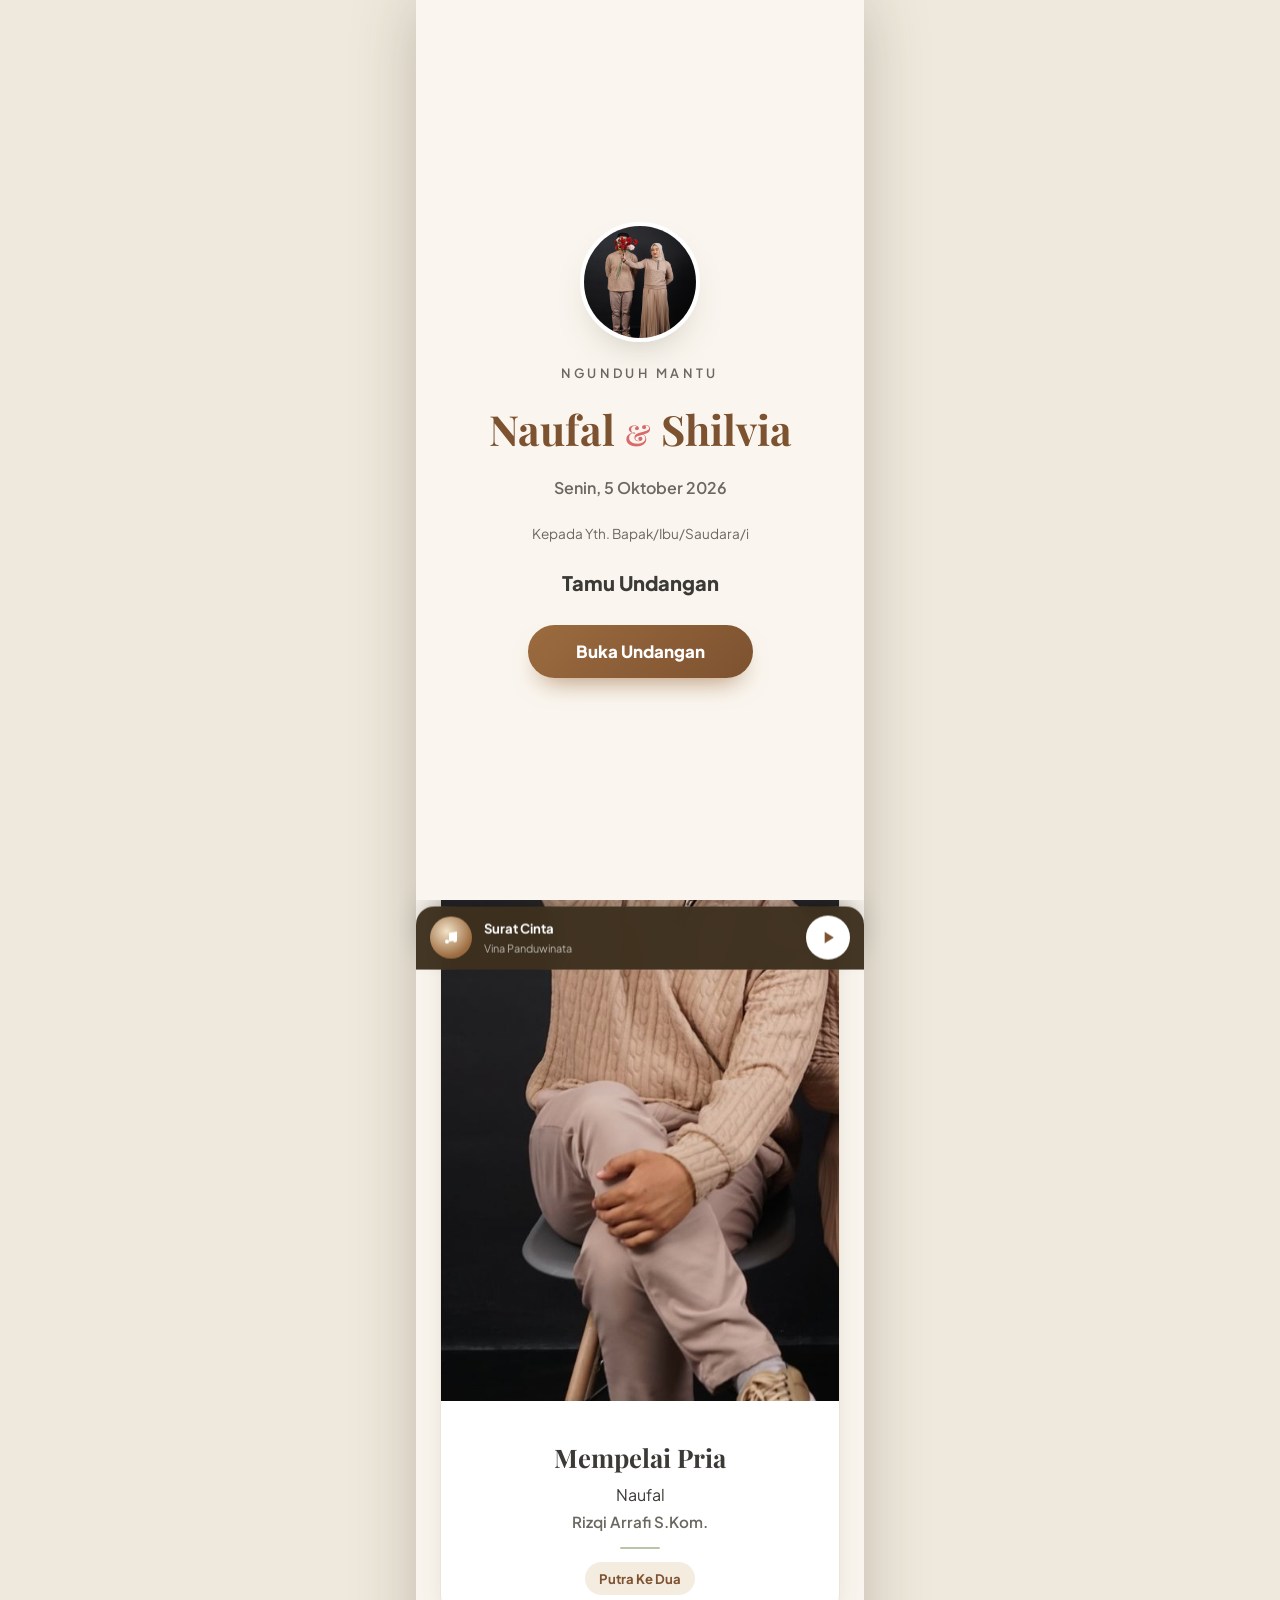
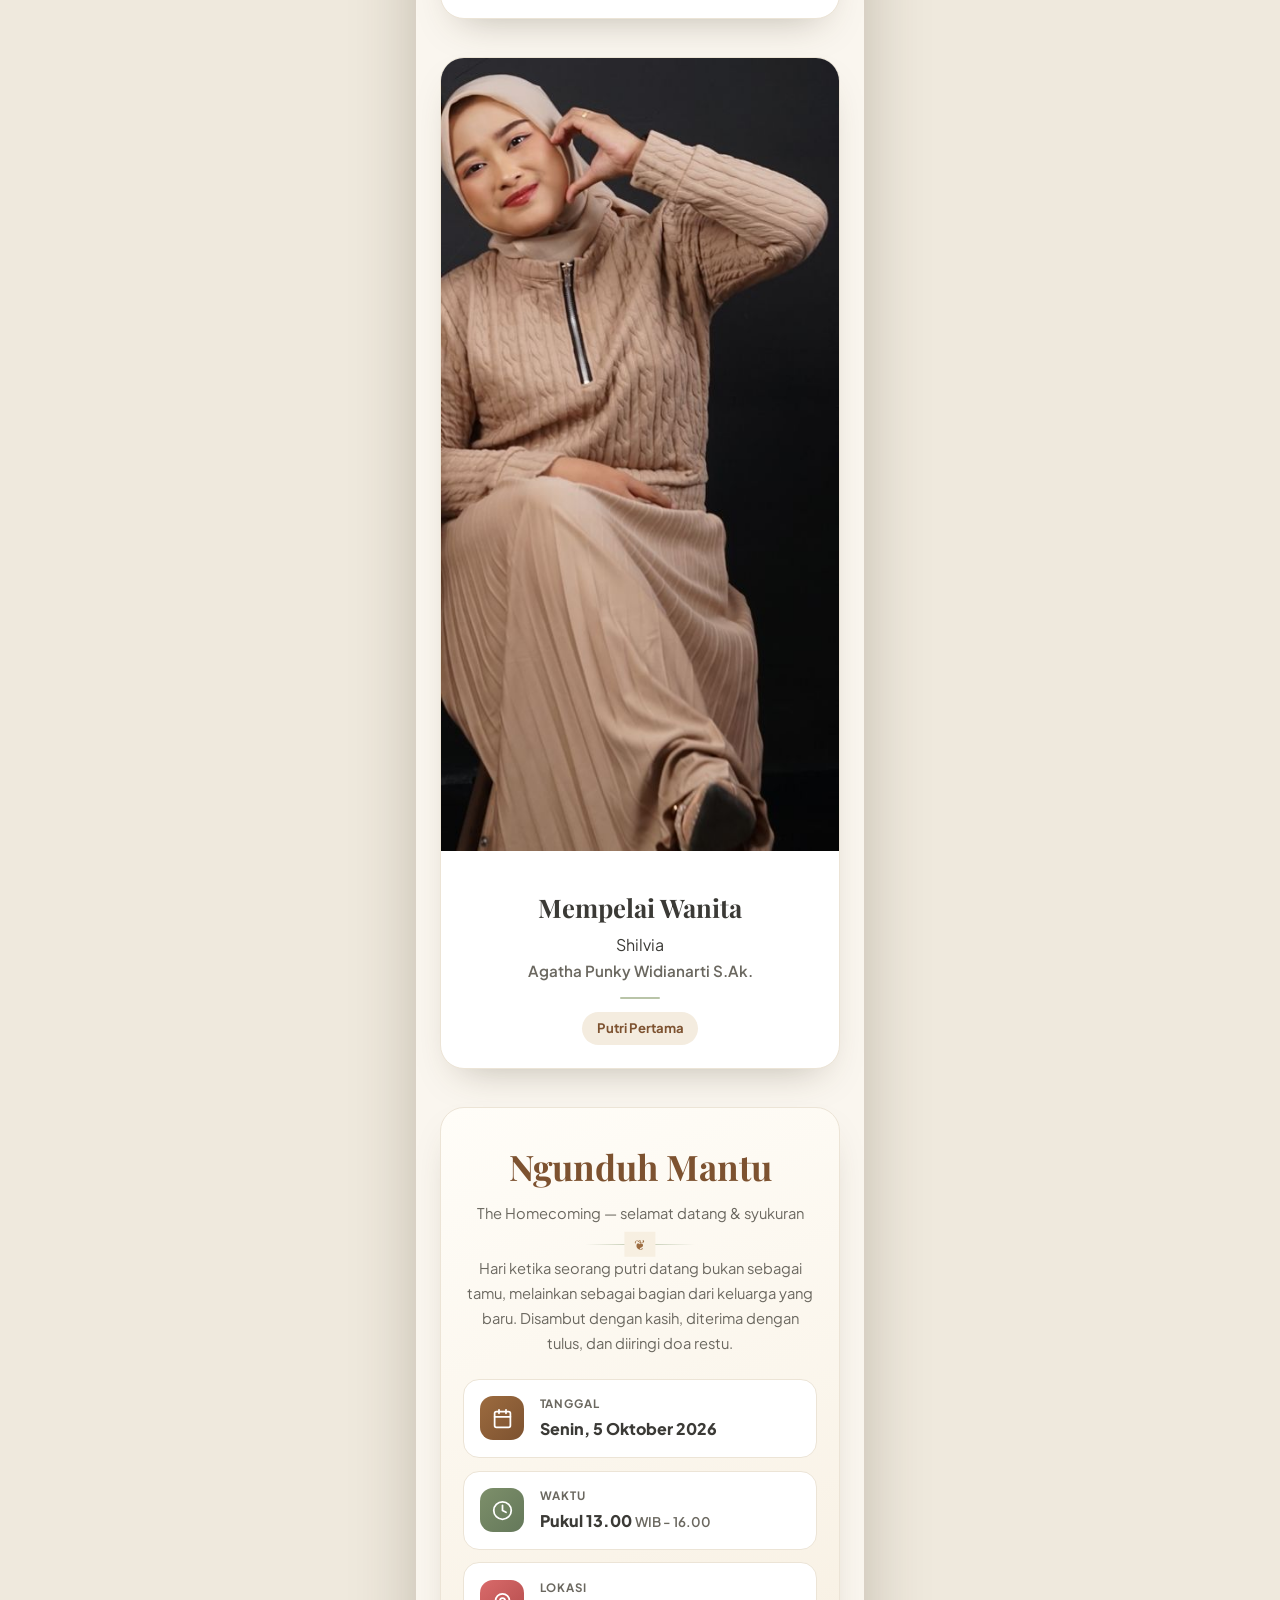
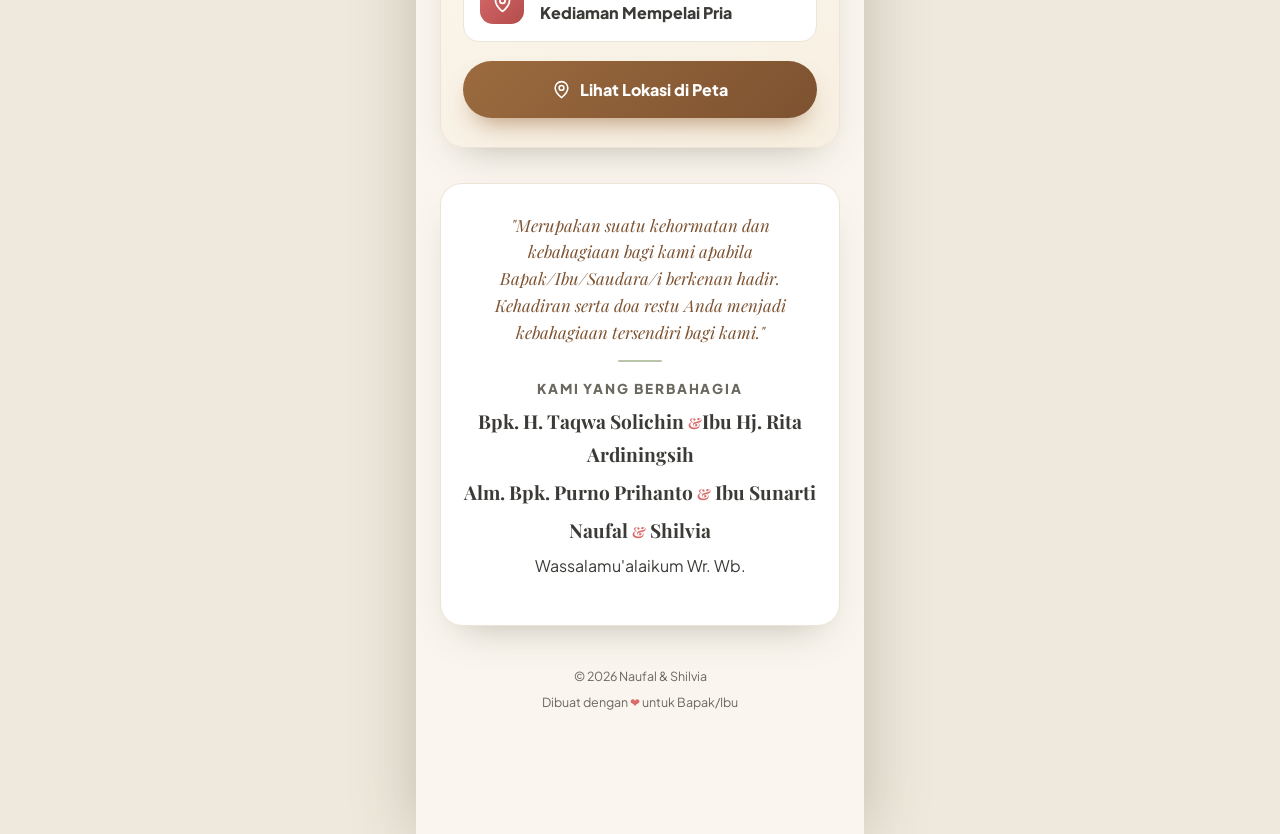
<file: ot/index.html>
<!DOCTYPE html>
<html lang="id">
<head>
  <meta charset="utf-8" />
  <meta name="viewport" content="width=device-width, initial-scale=1" />
  <title>Ngunduh Mantu — Naufal & Shilvia</title>
  <meta
    name="description"
    content="Kepada Yth. Tamu Undangan — Anda diundang menghadiri acara Ngunduh Mantu Naufal & Shilvia, Senin 5 Oktober 2026 di Kediaman Pria."
  />
  <meta property="og:type" content="website" />
  <meta property="og:site_name" content="Ngunduh Mantu Naufal & Shilvia" />
  <meta property="og:locale" content="id_ID" />
  <meta property="og:url" content="https://navia.my.id/ot/" />
  <meta property="og:title" content="Ngunduh Mantu Naufal & Shilvia" />
  <meta
    property="og:description"
    content="Kepada Yth. Tamu Undangan — Anda diundang menghadiri acara Ngunduh Mantu Naufal & Shilvia, Senin 5 Oktober 2026 di Kediaman Pria."
  />
  <meta property="og:image" content="https://navia.my.id/assets/images/g14.JPG" />
  <meta property="og:image:type" content="image/png" />
  <meta property="og:image:width" content="938" />
  <meta property="og:image:height" content="1083" />
  <meta property="og:image:alt" content="Naufal &amp; Shilvia — 5 Oktober 2026" />
  <meta name="twitter:card" content="summary" />
  <meta name="twitter:title" content="Ngunduh Mantu Naufal & Shilvia" />
  <meta
    name="twitter:description"
    content="Kepada Yth. Tamu Undangan — Anda diundang menghadiri acara Ngunduh Mantu Naufal & Shilvia, Senin 5 Oktober 2026 di Kediaman Pria."
  />
  <meta name="twitter:image" content="https://navia.my.id/assets/images/icon.png" />
  <meta name="theme-color" content="#faf6ef" />

  <link rel="preconnect" href="https://fonts.googleapis.com" />
  <link rel="preconnect" href="https://fonts.gstatic.com" crossorigin />
  <link
    href="https://fonts.googleapis.com/css2?family=Plus+Jakarta+Sans:wght@400;500;600;700;800&family=Playfair+Display:ital,wght@0,600;0,700;1,500&display=swap"
    rel="stylesheet"
  />
  <link rel="shortcut icon" href="https://navia.my.id/assets/images/icon.png" type="image/x-icon">
  <style>
    * { margin: 0; padding: 0; box-sizing: border-box; }
    :root {
      --ink: #3b3a36;
      --ink-soft: #6b6860;
      --cream: #faf6ef;
      --card: #ffffff;
      --line: #ece4d6;
      --accent: #9c6b3f;
      --accent-deep: #7d5230;
      --rose: #d96a6a;
      --sage: #7d8f6a;
      --soft: #b9c4a8;
      --shadow: 0 18px 40px -20px rgba(70, 56, 34, 0.35);
      --font: 'Plus Jakarta Sans', -apple-system, 'Segoe UI', sans-serif;
      --font-display: 'Playfair Display', Georgia, serif;
      --max-width: 28rem;
    }
    html { scroll-behavior: smooth; -webkit-text-size-adjust: 100%; }
    body {
      font-family: var(--font);
      background: #efe9dd;
      color: var(--ink);
      line-height: 1.7;
      overflow-x: hidden;
      -webkit-font-smoothing: antialiased;
    }
    img { max-width: 100%; display: block; }
    a { color: inherit; text-decoration: none; }
    button { font-family: inherit; cursor: pointer; border: none; }

    .app {
      max-width: var(--max-width);
      margin: 0 auto;
      min-height: 100vh;
      background: var(--cream);
      overflow-x: hidden;
      box-shadow: rgba(60, 48, 28, 0.25) 0 0 60px;
      position: relative;
    }

    /* ---------- Splash / Buka Undangan ---------- */
    .splash {
      position: fixed; inset: 0; z-index: 60;
      max-width: var(--max-width);
      margin: 0 auto;
      background: var(--cream);
      display: flex; align-items: center; justify-content: center;
      padding: 1.5rem; text-align: center;
      transition: opacity .6s ease, visibility .6s ease;
    }
    .splash.hidden { opacity: 0; visibility: hidden; pointer-events: none; }
    .splash-inner { max-width: 22rem; display: flex; flex-direction: column; align-items: center; gap: 1.3rem; }
    .splash-logo {
      width: 120px; height: 120px; border-radius: 50%; object-fit: cover;
      border: 4px solid #fff; box-shadow: var(--shadow); animation: pop .7s ease backwards;
    }
    @keyframes pop { 0% { opacity: 0; transform: scale(.7); } 100% { opacity: 1; transform: scale(1); } }
    .splash-sub { font-size: .8rem; letter-spacing: .28em; text-transform: uppercase; color: var(--ink-soft); font-weight: 600; }
    .splash-names {
      font-family: var(--font-display); font-weight: 700;
      font-size: clamp(2rem, 9vw, 2.6rem); line-height: 1.15; color: var(--accent-deep);
    }
    .splash-names .amp { font-size: .7em; color: var(--rose); font-weight: 600; }
    .splash-date { font-size: 1rem; color: var(--ink-soft); font-weight: 600; }
    .splash-guest-label { font-size: .85rem; color: var(--ink-soft); }
    .splash-guest-name { font-size: 1.25rem; font-weight: 800; color: var(--ink); }
    .btn-open {
      margin-top: .3rem;
      display: inline-flex; align-items: center; gap: .6rem;
      background: linear-gradient(135deg, var(--accent), var(--accent-deep));
      color: #fff; font-weight: 800; font-size: 1.05rem;
      padding: 1rem 3rem; border-radius: 999px;
      box-shadow: 0 14px 26px -12px rgba(156,107,63,.75);
      transition: transform .15s ease, box-shadow .15s ease;
    }
    .btn-open:hover { transform: translateY(-2px); box-shadow: 0 18px 32px -12px rgba(156,107,63,.85); }
    .btn-open:active { transform: translateY(0); }
    .btn-open svg { width: 20px; height: 20px; }

    /* ---------- Hero ---------- */
    .hero {
      padding: 2.4rem 1.5rem 2.2rem;
      text-align: center;
      background:
        radial-gradient(120% 90% at 50% 0%, rgba(185,196,168,.35), transparent 60%),
        linear-gradient(180deg, #fdfaf3, var(--cream));
    }
    .hero-eyebrow { font-size: .74rem; letter-spacing: .3em; text-transform: uppercase; color: var(--accent); font-weight: 700; }
    .hero-names {
      font-family: var(--font-display); font-weight: 700;
      font-size: clamp(2.3rem, 10vw, 2.9rem); line-height: 1.12;
      color: var(--accent-deep); margin-top: .5rem;
    }
    .hero-names .amp { font-size: .68em; color: var(--rose); vertical-align: middle; }
    .hero-ornament { margin: 1rem auto .7rem; width: 110px; height: 1px; background: linear-gradient(90deg, transparent, var(--soft), transparent); position: relative; }
    .hero-ornament::after { content: "\2766"; position: absolute; left: 50%; top: 50%; transform: translate(-50%,-50%); background: #fdfaf3; padding: 0 .6rem; color: var(--accent); font-size: .9rem; }
    .hero-date { font-size: 1.05rem; font-weight: 700; color: var(--ink-soft); }
    .hero-date-sub { font-size: .85rem; color: var(--ink-soft); margin-top: .15rem; }

    .countdown { display: flex; justify-content: center; gap: .55rem; margin-top: 1.4rem; }
    .cd-box {
      flex: 1; max-width: 76px; background: var(--accent-deep); color: #fff;
      border-radius: 14px; padding: .8rem .2rem; text-align: center;
    }
    .cd-num { font-size: 1.6rem; font-weight: 800; line-height: 1; }
    .cd-label { font-size: .64rem; letter-spacing: .1em; text-transform: uppercase; opacity: .85; margin-top: .25rem; }

    /* ---------- Letter / surat ---------- */
    .letter { padding: 2.2rem 1.5rem; }
    .letter-card {
      background: var(--card); border: 1px solid var(--line); border-radius: 22px;
      padding: 1.6rem 1.4rem; box-shadow: var(--shadow); text-align: center;
    }
    .letter-salam { font-family: var(--font-display); font-style: italic; font-size: 1.15rem; color: var(--accent-deep); font-weight: 600; }
    .letter-line { width: 44px; height: 2px; background: var(--soft); margin: .9rem auto; border-radius: 2px; }
    .letter-text { font-size: .98rem; color: var(--ink-soft); }
    .letter-text strong { color: var(--ink); }
    .letter-name { font-family: var(--font-display); font-weight: 700; font-size: 1.2rem; color: var(--ink); }
    .letter-name .amp { color: var(--rose); font-size: .8em; }

    /* ---------- Mempelai cards ---------- */
    .couple { padding: 0 1.5rem 1rem; }
    .couple-card {
      background: var(--card); border: 1px solid var(--line); border-radius: 24px;
      overflow: hidden; box-shadow: var(--shadow); margin-bottom: 1.4rem;
    }
    .couple-card-img { width: 100%; height: auto; object-fit: cover; }
    .couple-card-body { padding: 1rem 1.4rem 1.4rem; text-align: center; }
    .couple-title {
      font-family: var(--font-display); font-size: 1.6rem; font-weight: 700; color: var(--ink);
      padding: 1.2rem 1rem 0.1rem;
    }
    .couple-sub { font-size: .95rem; color: var(--ink-soft); font-weight: 600; }
    .couple-line { width: 40px; height: 2px; background: var(--soft); margin: .8rem auto; border-radius: 2px; }
    .couple-tag { display: inline-block; font-size: .82rem; color: var(--accent-deep); background: #f4ecdf; padding: .35rem .9rem; border-radius: 999px; font-weight: 700; }
    .couple-desc { font-size: .88rem; color: var(--ink-soft); margin-top: .8rem; font-style: italic; font-family: var(--font-display); }

    /* ---------- Ngunduh Mantu event ---------- */
    .event { padding: 0 1.5rem 2.2rem; }
    .event-card {
      background: linear-gradient(160deg, #fffdf8, #f7efe1);
      border: 1px solid var(--line); border-radius: 24px; padding: 1.8rem 1.4rem;
      box-shadow: var(--shadow); text-align: center;
    }
    .event-title { font-family: var(--font-display); font-size: clamp(1.8rem, 8vw, 2.2rem); font-weight: 700; color: var(--accent-deep); }
    .event-sub { color: var(--ink-soft); font-size: .92rem; margin-top: .3rem; }
    .event-ornament { margin: 1.1rem auto .7rem; width: 110px; height: 1px; background: linear-gradient(90deg, transparent, var(--soft), transparent); position: relative; }
    .event-ornament::after { content: "\2766"; position: absolute; left: 50%; top: 50%; transform: translate(-50%,-50%); background: #f7efe1; padding: 0 .6rem; color: var(--accent); font-size: .9rem; }
    .event-desc { font-size: .92rem; color: var(--ink-soft); max-width: 22rem; margin: 0 auto; }
    .event-details { display: grid; gap: .8rem; margin-top: 1.4rem; text-align: left; }
    .event-detail {
      display: flex; align-items: center; gap: .95rem; background: var(--card);
      border: 1px solid var(--line); border-radius: 16px; padding: .9rem 1rem;
    }
    .event-detail-icon {
      flex-shrink: 0; width: 44px; height: 44px; border-radius: 13px; display: flex;
      align-items: center; justify-content: center; color: #fff;
      background: linear-gradient(135deg, var(--accent), var(--accent-deep));
    }
    .event-detail-icon.sage { background: linear-gradient(135deg, var(--sage), #64785a); }
    .event-detail-icon.rose { background: linear-gradient(135deg, var(--rose), #b34c4c); }
    .event-detail-label { font-size: .72rem; letter-spacing: .08em; text-transform: uppercase; color: var(--ink-soft); font-weight: 700; }
    .event-detail-value { font-weight: 800; color: var(--ink); font-size: 1rem; margin-top: .1rem; }
    .event-detail-value small { font-weight: 600; color: var(--ink-soft); }
    .event-map {
      margin-top: 1.2rem; width: 100%;
      display: inline-flex; align-items: center; justify-content: center; gap: .55rem;
      background: linear-gradient(135deg, var(--accent), var(--accent-deep)); color: #fff;
      font-weight: 800; font-size: 1rem; padding: .95rem; border-radius: 999px;
      box-shadow: 0 14px 26px -12px rgba(156,107,63,.75);
      transition: transform .15s ease, box-shadow .15s ease;
    }
    .event-map:hover { transform: translateY(-2px); }

    /* ---------- Music player (docked footer bar) ---------- */
    .music-player {
      position: fixed; bottom: 0; left: 50%; transform: translateX(-50%) translateY(110%);
      width: 100%; max-width: var(--max-width); z-index: 55;
      background: rgba(61, 48, 30, .97); backdrop-filter: blur(10px);
      color: #fff; padding: .6rem .9rem;
      display: flex; align-items: center; gap: .7rem;
      border-radius: 18px 18px 0 0;
      box-shadow: 0 -12px 30px -12px rgba(0,0,0,.45);
      transition: transform .4s ease;
    }
    .music-player.visible { transform: translateX(-50%) translateY(0); }
    .music-disc {
      width: 42px; height: 42px; border-radius: 50%; flex-shrink: 0;
      background: radial-gradient(circle at 40% 35%, #f2e3c8, var(--accent) 70%);
      display: flex; align-items: center; justify-content: center; color: #fff;
    }
    .music-player.playing .music-disc { animation: spin 4s linear infinite; }
    @keyframes spin { to { transform: rotate(360deg); } }
    .music-info { flex: 1; min-width: 0; }
    .music-title { font-size: .82rem; font-weight: 700; white-space: nowrap; overflow: hidden; text-overflow: ellipsis; }
    .music-artist { font-size: .68rem; color: rgba(255,255,255,.65); white-space: nowrap; overflow: hidden; text-overflow: ellipsis; }
    .music-toggle {
      flex-shrink: 0; width: 44px; height: 44px; border-radius: 50%;
      background: #fff; color: var(--accent-deep); display: flex; align-items: center; justify-content: center;
      transition: transform .15s ease;
    }
    .music-toggle:active { transform: scale(.92); }

    /* ---------- Closing ---------- */
    .closing { padding: 0 1.5rem 1.5rem; }
    .closing-card {
      background: var(--card); border: 1px solid var(--line); border-radius: 22px;
      padding: 1.7rem 1.4rem; box-shadow: var(--shadow); text-align: center;
    }
    .closing-quote { font-family: var(--font-display); font-style: italic; font-size: 1.05rem; color: var(--accent-deep); line-height: 1.6; }
    .closing-quote em { color: var(--rose); }
    .closing-salute { font-size: .85rem; font-weight: 800; letter-spacing: .14em; text-transform: uppercase; color: var(--ink-soft); margin-top: .9rem; }
    .closing-sign { margin-top: .35rem; font-family: var(--font-display); font-weight: 700; font-size: 1.2rem; color: var(--ink); }
    .closing-sign .amp { color: var(--rose); font-size: .8em; }
    .footer { text-align: center; padding: 1rem 1.5rem 7.5rem; font-size: .78rem; color: var(--ink-soft); }
    .footer-names { font-family: var(--font-display); font-weight: 700; font-size: 1.15rem; color: var(--accent-deep); }
    .footer-names .amp { color: var(--rose); }

    /* reveal on scroll */
    .reveal { opacity: 0; transform: translateY(22px); transition: opacity .7s ease, transform .7s ease; }
    .reveal.in { opacity: 1; transform: none; }
  </style>
</head>
<body>

  <!-- ===== 1. BUKA UNDANGAN ===== -->
  <div class="splash" id="splash">
    <div class="splash-inner">
      <img class="splash-logo" src="../assets/images/g14.JPG" alt="Naufal & Shilvia" width="120" height="120" />
      <div class="splash-sub">Ngunduh Mantu</div>
      <div class="splash-names">Naufal <span class="amp">&amp;</span> Shilvia</div>
      <div class="splash-date">Senin, 5 Oktober 2026</div>
      <div class="splash-guest-label">Kepada Yth. Bapak/Ibu/Saudara/i</div>
      <div class="splash-guest-name" id="guest-name">Tamu Undangan</div>
      <button class="btn-open" id="open-btn" type="button">
        Buka Undangan
      </button>
    </div>
  </div>

  <audio id="bg-music" src="../assets/audio/ot-1.mp3" preload="metadata" loop></audio>

  <div class="app">

    <!-- ===== 2. HERO ===== -->
    <header class="hero">
      <div class="hero-eyebrow">Ngunduh Mantu</div>
      <h1 class="hero-names reveal in">Naufal <span class="amp">&amp;</span> Shilvia</h1>
      <div class="hero-ornament"></div>
      <div class="hero-date">Senin, 5 Oktober 2026</div>
      <div class="hero-date-sub">Pukul 13.00 WIB — Kediaman Pria</div>

      <div class="countdown reveal" id="countdown">
        <div class="cd-box"><div class="cd-num" id="cd-d">00</div><div class="cd-label">Hari</div></div>
        <div class="cd-box"><div class="cd-num" id="cd-h">00</div><div class="cd-label">Jam</div></div>
        <div class="cd-box"><div class="cd-num" id="cd-m">00</div><div class="cd-label">Menit</div></div>
        <div class="cd-box"><div class="cd-num" id="cd-s">00</div><div class="cd-label">Detik</div></div>
      </div>
    </header>

    <!-- ===== SURAT PEMBUKA ===== -->
    <section class="letter">
      <div class="letter-card reveal">
        <div class="letter-salam">Assalamu'alaikum Wr. Wb.</div>
        <div class="letter-line"></div>
        <p class="letter-text">
          Dengan memohon rahmat dan ridha Allah SWT, kami mengundang
          Bapak/Ibu/Saudara/i untuk berkenan hadir memberikan doa restu
          dalam acara ngunduh mantu anak kami:
        </p>
        <div class="letter-line"></div>
        <div class="letter-name">Naufal <span class="amp">&amp;</span> Shilvia</div>
      </div>
    </section>

    <!-- ===== MEMPELAI PRIA ===== -->
    <section class="couple">
      <div class="couple-card reveal">
        <img class="couple-card-img" src="../assets/images/pria.jpeg" alt="Naufal" width="400" loading="lazy" decoding="async" />
        <div class="couple-card-body">
          <h3 class="couple-title">Mempelai Pria</h3>
          <div class="couple-name">Naufal</div>
          <div class="couple-sub">Rizqi Arrafi S.Kom.</div>
          <div class="couple-line"></div>
          <span class="couple-tag">Putra Ke Dua</span>
        </div>
      </div>
    </section>

    <!-- ===== MEMPELAI WANITA ===== -->
    <section class="couple">
      <div class="couple-card reveal">
        <img class="couple-card-img" src="../assets/images/wanita.jpeg" alt="Shilvia" width="400" loading="lazy" decoding="async" />
        <div class="couple-card-body">
          <h3 class="couple-title">Mempelai Wanita</h3>
          <div class="couple-name">Shilvia</div>
          <div class="couple-sub">Agatha Punky Widianarti S.Ak.</div>
          <div class="couple-line"></div>
          <span class="couple-tag">Putri Pertama</span>
        </div>
      </div>
    </section>
<!-- ===== DETAIL NGUNDUH MANTU ===== -->
    <section class="event">
      <div class="event-card reveal">
        <h3 class="event-title">Ngunduh Mantu</h3>
        <div class="event-sub">The Homecoming — selamat datang &amp; syukuran</div>
        <div class="event-ornament"></div>
        <p class="event-desc">
          Hari ketika seorang putri datang bukan sebagai tamu, melainkan
          sebagai bagian dari keluarga yang baru. Disambut dengan kasih,
          diterima dengan tulus, dan diiringi doa restu.
        </p>

        <div class="event-details">
          <div class="event-detail">
            <div class="event-detail-icon">
              <svg width="21" height="21" viewBox="0 0 24 24" fill="none" stroke="currentColor" stroke-width="2" stroke-linecap="round" stroke-linejoin="round"><rect x="3" y="4" width="18" height="18" rx="2"/><line x1="16" y1="2" x2="16" y2="6"/><line x1="8" y1="2" x2="8" y2="6"/><line x1="3" y1="10" x2="21" y2="10"/></svg>
            </div>
            <div>
              <div class="event-detail-label">Tanggal</div>
              <div class="event-detail-value">Senin, 5 Oktober 2026</div>
            </div>
          </div>
          <div class="event-detail">
            <div class="event-detail-icon sage">
              <svg width="21" height="21" viewBox="0 0 24 24" fill="none" stroke="currentColor" stroke-width="2" stroke-linecap="round" stroke-linejoin="round"><circle cx="12" cy="12" r="10"/><polyline points="12 6 12 12 16 14"/></svg>
            </div>
            <div>
              <div class="event-detail-label">Waktu</div>
              <div class="event-detail-value">Pukul 13.00 <small>WIB - 16.00</small></div>
            </div>
          </div>
          <div class="event-detail">
            <div class="event-detail-icon rose">
              <svg width="21" height="21" viewBox="0 0 24 24" fill="none" stroke="currentColor" stroke-width="2" stroke-linecap="round" stroke-linejoin="round"><path d="M20 10c0 4.993-5.539 10.193-7.399 11.799a1 1 0 0 1-1.202 0C9.539 20.193 4 14.993 4 10a8 8 0 0 1 16 0"/><circle cx="12" cy="10" r="3"/></svg>
            </div>
            <div>
              <div class="event-detail-label">Lokasi</div>
              <div class="event-detail-value">Kediaman Mempelai Pria</div>
            </div>
          </div>
        </div>

        <a class="event-map" href="https://maps.app.goo.gl/o9PoSwq9K82DGqUu6" target="_blank" rel="noopener">
          <svg width="19" height="19" viewBox="0 0 24 24" fill="none" stroke="currentColor" stroke-width="2" stroke-linecap="round" stroke-linejoin="round"><path d="M20 10c0 4.993-5.539 10.193-7.399 11.799a1 1 0 0 1-1.202 0C9.539 20.193 4 14.993 4 10a8 8 0 0 1 16 0"/><circle cx="12" cy="10" r="3"/></svg>
          Lihat Lokasi di Peta
        </a>
      </div>
    </section>

    <!-- ===== 7. SURAT PENUTUP ===== -->
    <section class="closing">
      <div class="closing-card reveal">
        <p class="closing-quote">
          "Merupakan suatu kehormatan dan kebahagiaan bagi kami apabila
          Bapak/Ibu/Saudara/i berkenan hadir. Kehadiran serta doa restu Anda
          menjadi kebahagiaan tersendiri bagi kami."
        </p>
        <div class="letter-line"></div>
        <div class="closing-salute">Kami yang berbahagia</div>
        <div class="closing-sign">Bpk. H. Taqwa Solichin <span class="amp">&amp;</span>Ibu Hj. Rita Ardiningsih</div>
        <div class="closing-sign">Alm. Bpk. Purno Prihanto <span class="amp">&amp;</span> Ibu Sunarti</div>
        <div class="closing-sign">Naufal <span class="amp">&amp;</span> Shilvia</div>
        <div style="margin:.3rem 0 1.2rem;">Wassalamu'alaikum Wr. Wb.</div>
      </div>
    </section>

    <footer class="footer">
      <div>&copy; 2026 Naufal &amp; Shilvia</div>
      <div style="margin-top:.3rem;">Dibuat dengan <span style="color:var(--rose);">&#10084;</span> untuk Bapak/Ibu</div>
    </footer>

  </div>
  <!-- /app -->

  <!-- ===== 6. MUSIC PLAYER ===== -->
  <div class="music-player" id="music-player">
    <div class="music-disc" id="music-disc">
      <svg width="16" height="16" viewBox="0 0 24 24" fill="currentColor"><path d="M9 18V5l12-2v13"/><circle cx="6" cy="18" r="3"/><circle cx="18" cy="16" r="3"/></svg>
    </div>
    <div class="music-info">
      <div class="music-title">Surat Cinta</div>
      <div class="music-artist">Vina Panduwinata</div>
    </div>
    <button class="music-toggle" id="music-toggle" type="button" aria-label="Toggle music">
      <svg id="music-icon-play" width="20" height="20" viewBox="0 0 24 24" fill="currentColor" stroke="none"><path d="M8 5v14l11-7z"/></svg>
      <svg id="music-icon-pause" width="20" height="20" viewBox="0 0 24 24" fill="currentColor" stroke="none" style="display:none"><path d="M6 5h4v14H6zM14 5h4v14h-4z"/></svg>
    </button>
  </div>
<script>
    (function () {
      "use strict";

      // ===== Guest name from ?to= =====
      var params = new URLSearchParams(window.location.search);
      var slug = params.get("to");
      var guestEl = document.getElementById("guest-name");

      // ===== Site / meta constants (pola umum → mirror assets/js/app.js) =====
      var SITE_BASE_URL = "https://navia.my.id/ot/";
      var META_IMAGE = "https://navia.my.id/assets/images/icon.png";
      var CACHE_DATE = encodeURIComponent(new Date().toISOString().slice(0, 10));

      function metaTag(attr, name) {
        var el = document.querySelector('meta[' + attr + '="' + name + '"]');
        if (!el) {
          el = document.createElement("meta");
          el.setAttribute(attr, name);
          document.head.appendChild(el);
        }
        return el;
      }

      function applyName(name) {
        var guestLabel = name || "Tamu Undangan";
        if (guestEl) guestEl.textContent = guestLabel;

        // Hash ringkas stabil per nama tamu → cache sosial (WA/FB/Twitter) ter-refresh per tamu & tanggal
        var seed = 0;
        for (var i = 0; i < guestLabel.length; i++) {
          seed = (seed * 31 + guestLabel.charCodeAt(i)) % 100000;
        }
        var uniqueParam = "?v=" + seed + "-" + CACHE_DATE;

        var title =
          "Undangan Ngunduh Mantu Naufal & Shilvia — " +
          guestLabel +
          " | Senin, 5 Oktober 2026";
        var desc =
          "Kepada Yth. " +
          guestLabel +
          " — Anda diundang menghadiri acara Ngunduh Mantu Naufal & Shilvia, " +
          "Senin 5 Oktober 2026 pukul 13.00 WIB di Kediaman Pria. Klik untuk membuka undangan.";

        document.title = title;
        metaTag("name", "description").setAttribute("content", desc);
        metaTag("property", "og:title").setAttribute("content", title);
        metaTag("property", "og:description").setAttribute("content", desc);
        metaTag("property", "og:url").setAttribute(
          "content",
          SITE_BASE_URL + (window.location.search || "")
        );
        metaTag("property", "og:image").setAttribute("content", META_IMAGE + uniqueParam);
        metaTag("property", "og:image:alt").setAttribute(
          "content",
          "Naufal & Shilvia — 5 Oktober 2026"
        );
        metaTag("name", "twitter:title").setAttribute("content", title);
        metaTag("name", "twitter:description").setAttribute("content", desc);
        metaTag("name", "twitter:image").setAttribute("content", META_IMAGE + uniqueParam);
      }

      // Nama tamu dari data/guests.json (fallback: nilai ?to= langsung)
      // slug otomatis ter-decode oleh URLSearchParams
      function slugify(s) {
        return s.toLowerCase().replace(/[^a-z0-9]+/g, "-").replace(/^-+|-+$/g, "");
      }

      function initGuestName() {
        var fallback = slug ? slug.replace(/\s+/g, " ").trim() : "";
        if (!slug) {
          applyName("");
          return;
        }
        fetch("../data/guests.json")
          .then(function (r) {
            return r.json();
          })
          .then(function (data) {
            var guests = data && data.guests ? data.guests : [];
            var guest = null;
            for (var i = 0; i < guests.length; i++) {
              if (guests[i].slug === slug || guests[i].slug === slugify(slug)) {
                guest = guests[i];
                break;
              }
            }
            applyName(guest ? guest.name : fallback);
          })
          .catch(function () {
            applyName(fallback);
          });
      }

      initGuestName();

      // ===== Splash open =====
      var splash = document.getElementById("splash");
      document.getElementById("open-btn").addEventListener("click", function () {
        splash.classList.add("hidden");
        document.body.style.overflow = "";
        playFromOpen();
      });
      document.body.style.overflow = "hidden";

      // ===== Music =====
      var bgMusic = document.getElementById("bg-music");
      var musicPlayer = document.getElementById("music-player");
      var musicToggle = document.getElementById("music-toggle");
      var musicIconPlay = document.getElementById("music-icon-play");
      var musicIconPause = document.getElementById("music-icon-pause");
      var isPlaying = false;

      function setPlaying(playing) {
        isPlaying = playing;
        musicPlayer.classList.toggle("playing", playing);
        musicIconPlay.style.display = playing ? "none" : "block";
        musicIconPause.style.display = playing ? "block" : "none";
      }

      function toggleMusic() {
        if (bgMusic.paused) {
          musicPlayer.classList.add("playing");
          bgMusic.play().then(function () {
            setPlaying(true);
          }).catch(function () {
            setPlaying(false);
          });
        } else {
          bgMusic.pause();
          setPlaying(false);
        }
      }

      function playFromOpen() {
        musicPlayer.classList.add("visible");
        musicPlayer.classList.add("playing");
        bgMusic.play().then(function () {
          setPlaying(true);
        }).catch(function () {
          // autoplay diblokir / file gagal dimuat → tetap beri sinyal visual
          setPlaying(false);
        });
      }

      bgMusic.addEventListener("play", function () { setPlaying(true); });
      bgMusic.addEventListener("pause", function () { setPlaying(false); });
      bgMusic.addEventListener("ended", function () { setPlaying(false); });

      musicToggle.addEventListener("click", toggleMusic);

      // ===== Countdown to 5 Oct 2026 13:00 WIB =====
      var target = new Date("2026-10-05T13:00:00+07:00").getTime();
      var cells = {
        d: document.getElementById("cd-d"),
        h: document.getElementById("cd-h"),
        m: document.getElementById("cd-m"),
        s: document.getElementById("cd-s")
      };
      function pad(n) { return n < 10 ? "0" + n : String(n); }
      function tick() {
        var diff = target - Date.now();
        var d = 0, h = 0, m = 0, s = 0;
        if (diff > 0) {
          d = Math.floor(diff / 86400000);
          h = Math.floor((diff % 86400000) / 3600000);
          m = Math.floor((diff % 3600000) / 60000);
          s = Math.floor((diff % 60000) / 1000);
        }
        cells.d.textContent = pad(d);
        cells.h.textContent = pad(h);
        cells.m.textContent = pad(m);
        cells.s.textContent = pad(s);
      }
      tick();
      setInterval(tick, 1000);

      // ===== Reveal on scroll =====
      var observed = document.querySelectorAll(".reveal");
      if ("IntersectionObserver" in window) {
        var io = new IntersectionObserver(function (entries) {
          entries.forEach(function (e) {
            if (e.isIntersecting) { e.target.classList.add("in"); io.unobserve(e.target); }
          });
        }, { threshold: 0.1 });
        observed.forEach(function (el) { io.observe(el); });
      } else {
        observed.forEach(function (el) { el.classList.add("in"); });
      }
    })();
  </script>
</body>
</html>
</file>
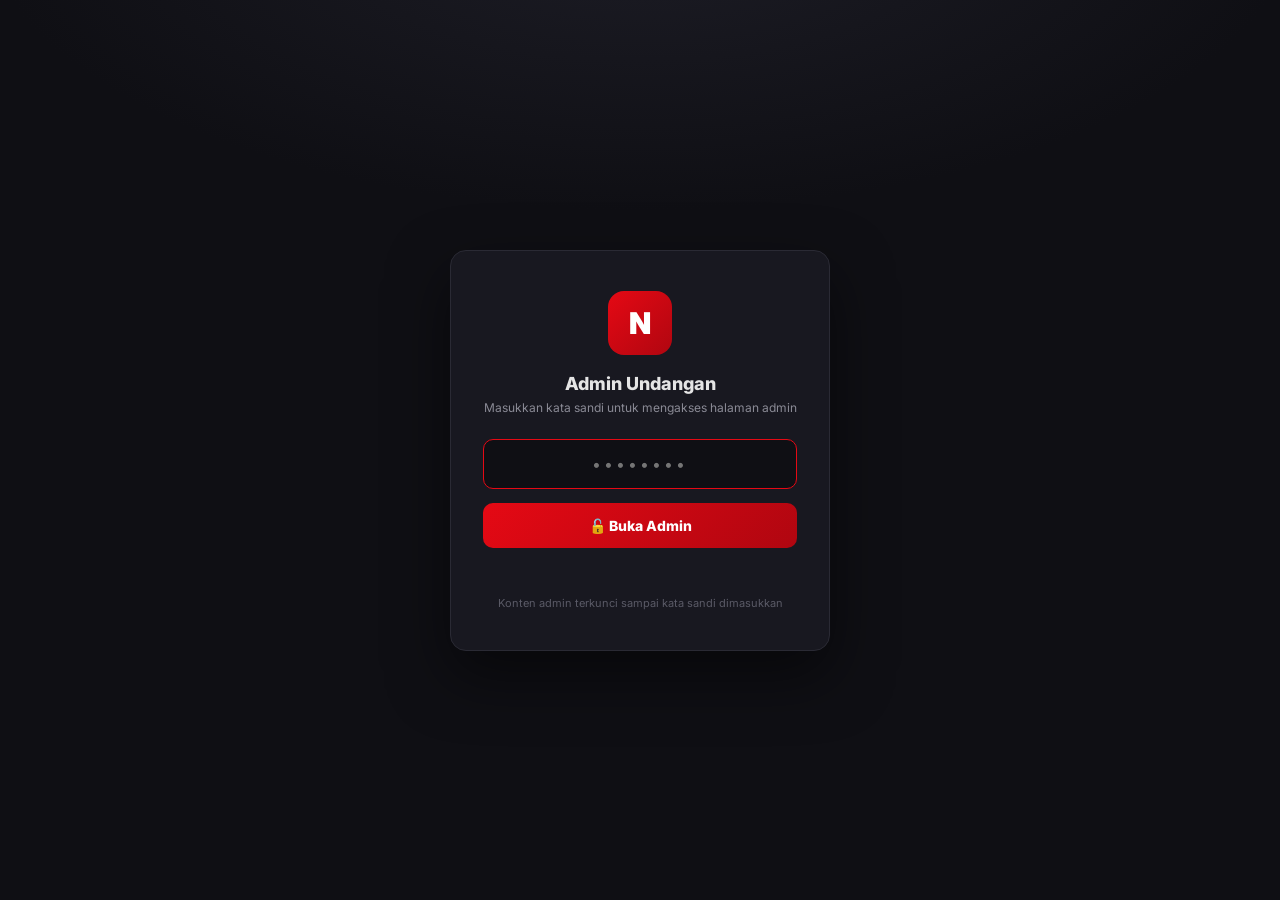
<file: admin.html>
<!DOCTYPE html>
<html lang="id">
<head>
  <meta charset="utf-8">
  <meta name="viewport" content="width=device-width, initial-scale=1">
  <title>Admin — Undangan Naufal & Shilvia</title>
  <link rel="preconnect" href="https://fonts.googleapis.com">
  <link rel="preconnect" href="https://fonts.gstatic.com" crossorigin>
  <link href="https://fonts.googleapis.com/css2?family=Inter:wght@300;400;500;600;700;800;900&display=swap" rel="stylesheet">
  <style>
    * { margin: 0; padding: 0; box-sizing: border-box; }
    body {
      font-family: 'Inter', sans-serif;
      background: #0f0f14;
      color: #e5e5e5;
      min-height: 100vh;
    }
    .admin-header {
      background: linear-gradient(135deg, #141419, #1c1c24);
      border-bottom: 1px solid #2a2a34;
      padding: 24px 32px;
      display: flex;
      align-items: center;
      justify-content: space-between;
      flex-wrap: wrap;
      gap: 12px;
    }
    .admin-header h1 {
      font-size: 20px;
      font-weight: 800;
      display: flex;
      align-items: center;
      gap: 12px;
    }
    .admin-header h1 .logo-dot {
      width: 34px; height: 34px;
      border-radius: 8px;
      background: linear-gradient(135deg, #E50914, #b00610);
      display: inline-flex; align-items: center; justify-content: center;
      font-size: 16px; font-weight: 900; color: #fff;
    }
    .admin-header .links a {
      color: #a3a3ad;
      text-decoration: none;
      font-size: 13px;
      font-weight: 600;
      margin-left: 20px;
      transition: color .2s;
    }
    .admin-header .links a:hover { color: #E50914; }
    .admin-container { max-width: 1200px; margin: 0 auto; padding: 32px; }
    .admin-stats {
      display: grid;
      grid-template-columns: repeat(auto-fit, minmax(180px, 1fr));
      gap: 16px;
      margin-bottom: 32px;
    }
    .stat-card {
      background: #181820;
      border: 1px solid #262630;
      border-radius: 14px;
      padding: 20px;
    }
    .stat-card .stat-value { font-size: 28px; font-weight: 800; color: #fff; }
    .stat-card .stat-label { font-size: 12px; color: #8a8a95; margin-top: 4px; font-weight: 600; letter-spacing: .5px; text-transform: uppercase; }
    .admin-section {
      background: #181820;
      border: 1px solid #262630;
      border-radius: 14px;
      padding: 24px;
      margin-bottom: 32px;
    }
    .admin-section h2 {
      font-size: 16px;
      font-weight: 700;
      margin-bottom: 20px;
      display: flex;
      align-items: center;
      gap: 10px;
    }
    .admin-section h2 .section-icon {
      color: #E50914;
      display: inline-flex;
    }
    .guest-row {
      display: flex;
      align-items: center;
      justify-content: space-between;
      gap: 16px;
      padding: 14px 16px;
      border: 1px solid #262630;
      border-radius: 10px;
      margin-bottom: 10px;
      flex-wrap: wrap;
      transition: border-color .2s;
    }
    .guest-row:hover { border-color: #3a3a46; }
    .guest-info { display: flex; align-items: center; gap: 12px; }
    .guest-avatar {
      width: 40px; height: 40px;
      border-radius: 50%;
      background: linear-gradient(135deg, #E50914, #b00610);
      display: flex; align-items: center; justify-content: center;
      font-weight: 800; color: #fff; font-size: 15px;
    }
    .guest-name { font-weight: 600; font-size: 14px; }
    .guest-slug { font-size: 12px; color: #8a8a95; margin-top: 2px; }
    .guest-actions { display: flex; gap: 8px; flex-wrap: wrap; }
    .filter-tabs { display: flex; gap: 8px; flex-wrap: wrap; margin-bottom: 16px; }
    .filter-tab {
      font-family: inherit;
      background: #0f0f14;
      border: 1px solid #33333e;
      color: #a3a3ad;
      border-radius: 999px;
      padding: 8px 16px;
      font-size: 12px;
      font-weight: 700;
      cursor: pointer;
      transition: all .2s;
    }
    .filter-tab:hover { border-color: #E50914; color: #fff; }
    .filter-tab.active { background: #E50914; border-color: #E50914; color: #fff; }
    .guest-group { margin-bottom: 20px; }
    .guest-group-header {
      display: flex; align-items: center; justify-content: space-between;
      font-size: 13px; font-weight: 800; color: #e5e5e5;
      padding: 10px 14px; margin-bottom: 10px;
      background: #12121a; border: 1px solid #262630; border-radius: 10px;
    }
    .guest-group-header .group-count { font-weight: 600; color: #8a8a95; font-size: 12px; }
    .guest-code {
      display: inline-flex; align-items: center;
      background: rgba(229, 9, 20, .15);
      color: #ff6b74;
      border: 1px solid rgba(229, 9, 20, .35);
      border-radius: 6px;
      font-size: 10px; font-weight: 800;
      letter-spacing: .06em;
      padding: 2px 8px;
      margin-left: 8px;
      vertical-align: middle;
    }
    .guest-code-nm {
      background: rgba(37, 211, 102, .12);
      color: #4ade80;
      border-color: rgba(37, 211, 102, .35);
    }
    .btn {
      font-family: inherit;
      font-size: 12px;
      font-weight: 700;
      padding: 9px 16px;
      border-radius: 8px;
      border: none;
      cursor: pointer;
      text-decoration: none;
      display: inline-flex;
      align-items: center;
      gap: 7px;
      transition: filter .2s, transform .1s;
      color: #fff;
    }
    .btn:hover { filter: brightness(1.2); }
    .btn:active { transform: scale(.97); }
    .btn-primary { background: #25d366; }
    .btn-outline { background: transparent; border: 1px solid #3a3a46; color: #ddd; }
    .btn-wa {
      background: linear-gradient(135deg, #25d366, #128c7e);
    }
    .btn-copy { background: #33333e; }
    .select-template, .input-link {
      font-family: inherit;
      background: #0f0f14;
      border: 1px solid #33333e;
      color: #e5e5e5;
      border-radius: 8px;
      padding: 9px 14px;
      font-size: 13px;
      outline: none;
    }
    .select-template:focus, .input-link:focus { border-color: #E50914; }
    .template-block {
      background: #0f0f14;
      border: 1px solid #262630;
      border-radius: 10px;
      padding: 16px;
      margin-bottom: 12px;
    }
    .template-block-header {
      display: flex;
      align-items: center;
      justify-content: space-between;
      margin-bottom: 10px;
      gap: 12px;
      flex-wrap: wrap;
    }
    .template-name { font-weight: 700; font-size: 14px; }
    .template-msg {
      white-space: pre-wrap;
      font-size: 13px;
      line-height: 1.7;
      color: #b9b9c2;
      background: #121219;
      border-radius: 8px;
      padding: 14px;
      margin-bottom: 12px;
      max-height: 200px;
      overflow-y: auto;
    }
    .template-actions { display: flex; gap: 8px; flex-wrap: wrap; }
    .empty { color: #8a8a95; text-align: center; padding: 32px 0; font-size: 14px; }
    .toast {
      position: fixed; bottom: 24px; left: 50%;
      transform: translateX(-50%) translateY(80px);
      background: #1c1c24; border: 1px solid #2a2a34;
      color: #fff; padding: 12px 20px; border-radius: 10px;
      font-size: 13px; font-weight: 600;
      transition: transform .3s; z-index: 999;
      box-shadow: 0 8px 30px rgba(0,0,0,.4);
    }
    .toast.show { transform: translateX(-50%) translateY(0); }
    .search-box {
      width: 100%;
      background: #0f0f14;
      border: 1px solid #33333e;
      color: #e5e5e5;
      border-radius: 10px;
      padding: 12px 16px;
      font-size: 14px;
      font-family: inherit;
      outline: none;
      margin-bottom: 16px;
    }
    .search-box:focus { border-color: #E50914; }
    /* Lockscreen */
    .lockscreen {
      position: fixed;
      top: 0; left: 0; right: 0; bottom: 0;
      z-index: 1000;
      background: radial-gradient(1100px 500px at 50% -10%, #1d1d26, #0f0f14 60%);
      display: flex;
      align-items: center;
      justify-content: center;
      padding: 24px;
    }
    .lockscreen.hidden { display: none; }
    .lock-card {
      width: 100%;
      max-width: 380px;
      background: #181820;
      border: 1px solid #2a2a34;
      border-radius: 16px;
      padding: 40px 32px;
      text-align: center;
      box-shadow: 0 24px 60px rgba(0, 0, 0, .5);
    }
    .lock-logo {
      width: 64px; height: 64px;
      margin: 0 auto 18px;
      border-radius: 16px;
      background: linear-gradient(135deg, #E50914, #b00610);
      display: flex; align-items: center; justify-content: center;
      font-size: 30px; font-weight: 900; color: #fff;
    }
    .lock-title { font-size: 18px; font-weight: 800; margin-bottom: 6px; }
    .lock-sub { font-size: 12px; color: #8a8a95; margin-bottom: 24px; }
    .lock-input {
      width: 100%;
      font-family: inherit;
      text-align: center;
      letter-spacing: 3px;
      background: #0f0f14;
      border: 1px solid #33333e;
      color: #e5e5e5;
      border-radius: 10px;
      padding: 14px;
      font-size: 16px;
      outline: none;
      margin-bottom: 14px;
      transition: border-color .2s;
    }
    .lock-input:focus { border-color: #E50914; }
    .lock-input.error { border-color: #E50914; animation: lock-shake .3s; }
    @keyframes lock-shake {
      0%, 100% { transform: translateX(0); }
      25% { transform: translateX(-6px); }
      75% { transform: translateX(6px); }
    }
    .lock-btn {
      width: 100%;
      font-family: inherit;
      font-size: 14px;
      font-weight: 800;
      padding: 14px;
      border-radius: 10px;
      border: none;
      cursor: pointer;
      background: linear-gradient(135deg, #E50914, #b00610);
      color: #fff;
      transition: filter .2s, transform .1s;
    }
    .lock-btn:hover { filter: brightness(1.15); }
    .lock-btn:active { transform: scale(.98); }
    .lock-error {
      min-height: 18px;
      font-size: 12px;
      font-weight: 600;
      color: #ff6b74;
      margin-top: 12px;
    }
    .lock-hint { margin-top: 18px; font-size: 11px; color: #5a5a66; }
    body.admin-locked .admin-header,
    body.admin-locked .admin-container,
    body.admin-locked .toast { display: none; }
    .guest-row-preview { display: none; }
    @media (max-width: 640px) {
      .admin-container { padding: 16px; }
      .admin-header { padding: 18px 16px; }
    }
  </style>
</head>
<body class="admin-locked">

  <!-- Lockscreen Admin -->
  <div class="lockscreen" id="lockscreen">
    <div class="lock-card">
      <div class="lock-logo">N</div>
      <div class="lock-title">Admin Undangan</div>
      <div class="lock-sub">Masukkan kata sandi untuk mengakses halaman admin</div>
      <form id="lock-form" autocomplete="off">
        <input class="lock-input" type="password" id="lock-password" placeholder="••••••••" aria-label="Kata sandi">
        <button class="lock-btn" type="submit">🔓 Buka Admin</button>
        <div class="lock-error" id="lock-error"></div>
      </form>
      <div class="lock-hint">Konten admin terkunci sampai kata sandi dimasukkan</div>
    </div>
  </div>

  <header class="admin-header">
    <h1><span class="logo-dot">N</span> Admin Undangan — Naufal & Shilvia</h1>
    <div class="links">
      <a href="index.html" target="_blank">Buka Undangan</a>
      <a href="data/guests.json" target="_blank">guests.json</a>
      <a href="data/templates.json" target="_blank">templates.json</a>
      <a href="#" id="btn-lock" title="Kunci halaman admin">🔒 Kunci</a>
    </div>
  </header>

  <main class="admin-container">

    <!-- Stats -->
    <div class="admin-stats">
      <div class="stat-card">
        <div class="stat-value" id="stat-tamu">0</div>
        <div class="stat-label">Total Tamu</div>
      </div>
      <div class="stat-card">
        <div class="stat-value" id="stat-template">0</div>
        <div class="stat-label">Template WhatsApp</div>
      </div>
      <div class="stat-card">
        <div class="stat-value" id="stat-akad">0</div>
        <div class="stat-label">Tamu Akad Nikah (Putri)</div>
      </div>
      <div class="stat-card">
        <div class="stat-value" id="stat-nm">0</div>
        <div class="stat-label">Tamu Ngunduh Mantu (Pria)</div>
      </div>
    </div>

    <!-- Daftar Tamu -->
    <section class="admin-section">
      <h2>
        <span class="section-icon">
          <svg xmlns="http://www.w3.org/2000/svg" width="18" height="18" viewBox="0 0 24 24" fill="none" stroke="currentColor" stroke-width="2" stroke-linecap="round" stroke-linejoin="round"><path d="M16 21v-2a4 4 0 0 0-4-4H6a4 4 0 0 0-4 4v2"/><circle cx="9" cy="7" r="4"/><path d="M22 21v-2a4 4 0 0 0-3-3.87"/><path d="M16 3.13a4 4 0 0 1 0 7.75"/></svg>
        </span>
        Daftar Tamu
        <span style="font-weight:500; color:#8a8a95; font-size:12px; margin-left:auto;">Pilih template lalu kirim via WhatsApp</span>
      </h2>

      <input class="search-box" type="text" id="search-input" placeholder="Cari nama tamu...">

      <div style="display:flex; gap:10px; align-items:center; flex-wrap:wrap; margin-bottom:16px;">
        <select class="select-template" id="template-select" style="flex:1; min-width:200px;"></select>
        <button class="btn btn-outline" id="btn-ubah-template" title="Ubah template yang dipilih untuk dikirim">✏️ Ubah Template</button>
      </div>

      <div class="filter-tabs" id="filter-tabs">
        <button class="filter-tab active" type="button" data-filter="all">Semua</button>
        <button class="filter-tab" type="button" data-filter="akad">Akad Nikah (Putri)</button>
        <button class="filter-tab" type="button" data-filter="nm">Ngunduh Mantu (Pria)</button>
      </div>

      <div id="guest-list"></div>
    </section>

    <!-- Template WhatsApp -->
    <section class="admin-section">
      <h2>
        <span class="section-icon">
          <svg xmlns="http://www.w3.org/2000/svg" width="18" height="18" viewBox="0 0 24 24" fill="none" stroke="currentColor" stroke-width="2" stroke-linecap="round" stroke-linejoin="round"><path d="M21 15a2 2 0 0 1-2 2H7l-4 4V5a2 2 0 0 1 2-2h14a2 2 0 0 1 2 2z"/></svg>
        </span>
        Template Pesan WhatsApp
      </h2>
      <div id="template-list"></div>
    </section>

  </main>

  <div class="toast" id="toast"></div>

  <script>
    (function () {
      'use strict';

      var BASE_URL = 'https://navia.my.id/';
      var guests = [];
      var templates = [];
      var selectedTemplateId = null;
      var currentFilter = 'all';
      var toastTimeout = null;

      var guestListEl = document.getElementById('guest-list');
      var templateListEl = document.getElementById('template-list');
      var templateSelect = document.getElementById('template-select');
      var searchInput = document.getElementById('search-input');
      var statTamu = document.getElementById('stat-tamu');
      var statTemplate = document.getElementById('stat-template');
      var statAkad = document.getElementById('stat-akad');
      var statNm = document.getElementById('stat-nm');
      var filterTabs = document.getElementById('filter-tabs');

      var ADMIN_PASSWORD = 'navia2026'; // ⚠️ Ganti dengan kata sandi Anda
      var LOCK_KEY = 'admin_unlocked';

      var lockscreen = document.getElementById('lockscreen');
      var lockForm = document.getElementById('lock-form');
      var lockPassword = document.getElementById('lock-password');
      var lockError = document.getElementById('lock-error');
      var btnLock = document.getElementById('btn-lock');

      function showToast(msg) {
        var toast = document.getElementById('toast');
        toast.textContent = msg;
        toast.classList.add('show');
        if (toastTimeout) clearTimeout(toastTimeout);
        toastTimeout = setTimeout(function () { toast.classList.remove('show'); }, 2500);
      }

      function unlockAdmin() {
        document.body.classList.remove('admin-locked');
        lockscreen.classList.add('hidden');
      }

      function initLock() {
        if (sessionStorage.getItem(LOCK_KEY) === '1') {
          unlockAdmin();
        } else {
          lockPassword.focus();
        }
      }

      lockForm.addEventListener('submit', function (e) {
        e.preventDefault();
        if (lockPassword.value === ADMIN_PASSWORD) {
          sessionStorage.setItem(LOCK_KEY, '1');
          lockError.textContent = '';
          lockPassword.classList.remove('error');
          unlockAdmin();
          showToast('Halaman admin dibuka');
        } else {
          lockError.textContent = 'Kata sandi salah, coba lagi';
          lockPassword.value = '';
          lockPassword.classList.add('error');
          lockPassword.focus();
        }
      });

      btnLock.addEventListener('click', function (e) {
        e.preventDefault();
        sessionStorage.removeItem(LOCK_KEY);
        document.body.classList.add('admin-locked');
        lockscreen.classList.remove('hidden');
        lockPassword.value = '';
        lockError.textContent = '';
        lockPassword.classList.remove('error');
        lockPassword.focus();
      });

      function loadData() {
        return Promise.all([
          fetch('data/guests.json').then(function (r) { if (!r.ok) throw new Error('guests.json'); return r.json(); }),
          fetch('data/templates.json').then(function (r) { if (!r.ok) throw new Error('templates.json'); return r.json(); })
        ]).then(function (results) {
          guests = (results[0] && results[0].guests) || [];
          templates = (results[1] && results[1].templates) || [];
          statTamu.textContent = guests.length;
          statTemplate.textContent = templates.length;
          var akadCount = guests.filter(function (g) { return !isNmGuest(g); }).length;
          statAkad.textContent = akadCount;
          statNm.textContent = guests.length - akadCount;
          if (templates.length) {
            selectedTemplateId = templates[0].id;
            renderTemplateSelect();
          }
          renderTemplates();
          renderGuests();
        }).catch(function (err) {
          guestListEl.innerHTML = '<div class="empty">Gagal memuat data. Jalankan lewat server (contoh: <code>python -m http.server</code>) dan muat ulang.</div>';
        });
      }

      function getTemplateById(id) {
        for (var i = 0; i < templates.length; i++) {
          if (templates[i].id === id) return templates[i];
        }
        return templates[0] || null;
      }

      function isNmGuest(guest) {
        return !!guest && guest.tp === 'nm';
      }

      function guestCode(guest) {
        return (guest && guest.code) || '';
      }

      function guestLink(guest) {
        return BASE_URL + '?to=' + guest.slug + (isNmGuest(guest) ? '&tp=nm' : '');
      }

      function renderTemplateSelect() {
        templateSelect.innerHTML = '';
        templates.forEach(function (t) {
          var opt = document.createElement('option');
          opt.value = t.id;
          opt.textContent = t.name;
          if (t.id === selectedTemplateId) opt.selected = true;
          templateSelect.appendChild(opt);
        });
      }

      function buildMessage(template, guest) {
        if (!template) return '';
        return (template.message || '')
          .split('{nama}').join(guest.name)
          .split('{slug}').join(guest.slug)
          .split('{link}').join(guestLink(guest))
          .split('{kode}').join(guestCode(guest));
      }

      function waLink(phone, text) {
        var clean = String(phone).replace(/[^0-9]/g, '');
        if (clean.indexOf('0') === 0) clean = '62' + clean.slice(1);
        return 'https://wa.me/' + clean + '?text=' + encodeURIComponent(text);
      }

      function renderGuests() {
        var q = searchInput.value.trim().toLowerCase();
        var filtered = guests.filter(function (g) {
          var matchGroup =
            currentFilter === 'all' ||
            (currentFilter === 'nm' ? isNmGuest(g) : !isNmGuest(g));
          var matchQ =
            !q ||
            g.name.toLowerCase().indexOf(q) !== -1 ||
            g.slug.toLowerCase().indexOf(q) !== -1;
          return matchGroup && matchQ;
        });

        if (!filtered.length) {
          guestListEl.innerHTML = '<div class="empty">Tidak ada tamu ditemukan.</div>';
          return;
        }

        guestListEl.innerHTML = '';

        var akadList = filtered.filter(function (g) { return !isNmGuest(g); });
        var nmList = filtered.filter(function (g) { return isNmGuest(g); });

        if (currentFilter !== 'nm' && akadList.length) {
          renderGuestGroup('👰 Tamu Akad Nikah — Kediaman Putri', akadList);
        }
        if (currentFilter !== 'akad' && nmList.length) {
          renderGuestGroup('🤵 Tamu Ngunduh Mantu — Kediaman Pria', nmList);
        }
      }

      function renderGuestGroup(title, list) {
        var group = document.createElement('div');
        group.className = 'guest-group';

        var header = document.createElement('div');
        header.className = 'guest-group-header';
        var titleEl = document.createElement('span');
        titleEl.textContent = title;
        var countEl = document.createElement('span');
        countEl.className = 'group-count';
        countEl.textContent = list.length + ' tamu';
        header.appendChild(titleEl);
        header.appendChild(countEl);
        group.appendChild(header);

        list.forEach(function (guest) {
          group.appendChild(renderGuestRow(guest));
        });

        guestListEl.appendChild(group);
      }

      function renderGuestRow(guest) {
        var row = document.createElement('div');
        row.className = 'guest-row';

        var info = document.createElement('div');
        info.className = 'guest-info';
        var avatar = document.createElement('div');
        avatar.className = 'guest-avatar';
        avatar.textContent = guest.name.charAt(0).toUpperCase();
        var nameWrap = document.createElement('div');
        var nameEl = document.createElement('div');
        nameEl.className = 'guest-name';
        nameEl.textContent = guest.name;

        var code = guestCode(guest);
        if (code) {
          var codeEl = document.createElement('span');
          codeEl.className = 'guest-code' + (isNmGuest(guest) ? ' guest-code-nm' : '');
          codeEl.textContent = code;
          codeEl.title = isNmGuest(guest) ? 'Kode Tamu Pria (Ngunduh Mantu)' : 'Kode Tamu (Akad Nikah)';
          nameEl.appendChild(codeEl);
        }

        var slugEl = document.createElement('div');
        slugEl.className = 'guest-slug';
        slugEl.textContent = guestLink(guest) + '  •  ' + guest.phone;
        nameWrap.appendChild(nameEl);
        nameWrap.appendChild(slugEl);
        info.appendChild(avatar);
        info.appendChild(nameWrap);

        var actions = document.createElement('div');
        actions.className = 'guest-actions';

        var btnWa = document.createElement('a');
        btnWa.className = 'btn btn-wa';
        btnWa.href = waLink(guest.phone, buildMessage(getTemplateById(selectedTemplateId), guest));
        btnWa.target = '_blank';
        btnWa.rel = 'noopener';
        btnWa.innerHTML = '<svg width="14" height="14" viewBox="0 0 24 24" fill="currentColor"><path d="M17.472 14.382c-.297-.149-1.758-.867-2.03-.967-.273-.099-.471-.148-.67.15-.197.297-.767.966-.94 1.164-.173.199-.347.223-.644.075-.297-.15-1.255-.463-2.39-1.475-.883-.788-1.48-1.761-1.653-2.059-.173-.297-.018-.458.13-.606.134-.133.298-.347.446-.52.149-.174.198-.298.298-.497.099-.198.05-.371-.025-.52-.075-.149-.669-1.612-.916-2.207-.242-.579-.487-.5-.669-.51-.173-.008-.371-.01-.57-.01-.198 0-.52.074-.792.372-.272.297-1.04 1.016-1.04 2.479 0 1.462 1.065 2.875 1.213 3.074.149.198 2.096 3.2 5.077 4.487.709.306 1.262.489 1.694.625.712.227 1.36.195 1.871.118.571-.085 1.758-.719 2.006-1.413.248-.694.248-1.289.173-1.413-.074-.124-.272-.198-.57-.347m-5.421 7.403h-.004a9.87 9.87 0 0 1-5.031-1.378l-.361-.214-3.741.982.998-3.648-.235-.374a9.86 9.86 0 0 1-1.51-5.26c.001-5.45 4.436-9.884 9.888-9.884 2.64 0 5.122 1.03 6.988 2.898a9.825 9.825 0 0 1 2.893 6.994c-.003 5.45-4.437 9.884-9.885 9.884m8.413-18.297A11.815 11.815 0 0 0 12.05 0C5.495 0 .16 5.335.157 11.892c0 2.096.547 4.142 1.588 5.945L.057 24l6.305-1.654a11.882 11.882 0 0 0 5.683 1.448h.005c6.554 0 11.89-5.335 11.893-11.893a11.821 11.821 0 0 0-3.48-8.413Z"/></svg> Kirim WA';
        btnWa.addEventListener('click', function () {
          showToast('Membuka WhatsApp untuk ' + guest.name);
        });

        var btnCopyLink = document.createElement('button');
        btnCopyLink.className = 'btn btn-copy';
        btnCopyLink.textContent = '🔗 Salin Link';
        btnCopyLink.addEventListener('click', function () {
          var link = guestLink(guest);
          if (navigator.clipboard) {
            navigator.clipboard.writeText(link).then(function () {
              showToast('Link undangan disalin: ' + link);
            });
          } else {
            var ta = document.createElement('textarea');
            ta.value = link;
            document.body.appendChild(ta);
            ta.select();
            document.execCommand('copy');
            document.body.removeChild(ta);
            showToast('Link undangan disalin');
          }
        });

        var btnSalinTeks = document.createElement('button');
        btnSalinTeks.className = 'btn btn-outline';
        btnSalinTeks.textContent = '📋 Salin Pesan';
        btnSalinTeks.addEventListener('click', function () {
          var text = buildMessage(getTemplateById(selectedTemplateId), guest);
          if (navigator.clipboard) {
            navigator.clipboard.writeText(text).then(function () {
              showToast('Pesan disalin ke clipboard');
            });
          } else {
            var ta = document.createElement('textarea');
            ta.value = text;
            document.body.appendChild(ta);
            ta.select();
            document.execCommand('copy');
            document.body.removeChild(ta);
            showToast('Pesan disalin ke clipboard');
          }
        });

        actions.appendChild(btnWa);
        actions.appendChild(btnSalinTeks);
        actions.appendChild(btnCopyLink);
        row.appendChild(info);
        row.appendChild(actions);
        return row;
      }

      function renderTemplates() {
        templateListEl.innerHTML = '';
        if (!templates.length) {
          templateListEl.innerHTML = '<div class="empty">Belum ada template.</div>';
          return;
        }
        templates.forEach(function (t) {
          var block = document.createElement('div');
          block.className = 'template-block';

          var header = document.createElement('div');
          header.className = 'template-block-header';
          var nameEl = document.createElement('div');
          nameEl.className = 'template-name';
          nameEl.textContent = t.name;
          header.appendChild(nameEl);

          var msgEl = document.createElement('div');
          msgEl.className = 'template-msg';
          msgEl.textContent = t.message || '';

          var actions = document.createElement('div');
          actions.className = 'template-actions';

          var btnGunakan = document.createElement('button');
          btnGunakan.className = 'btn btn-primary';
          btnGunakan.innerHTML = '✓ Gunakan';
          btnGunakan.addEventListener('click', function () {
            selectedTemplateId = t.id;
            renderTemplateSelect();
            renderGuests();
            showToast('Template "' + t.name + '" dipilih');
          });

          var btnSalin = document.createElement('button');
          btnSalin.className = 'btn btn-outline';
          btnSalin.textContent = '📋 Salin';
          btnSalin.addEventListener('click', function () {
            if (navigator.clipboard) {
              navigator.clipboard.writeText(t.message || '').then(function () {
                showToast('Template disalin');
              });
            }
          });

          actions.appendChild(btnGunakan);
          actions.appendChild(btnSalin);
          block.appendChild(header);
          block.appendChild(msgEl);
          block.appendChild(actions);
          templateListEl.appendChild(block);
        });
      }

      filterTabs.addEventListener('click', function (e) {
        var btn = e.target.closest('.filter-tab');
        if (!btn) return;
        currentFilter = btn.getAttribute('data-filter');
        var tabs = filterTabs.querySelectorAll('.filter-tab');
        for (var i = 0; i < tabs.length; i++) {
          tabs[i].classList.toggle('active', tabs[i] === btn);
        }
        renderGuests();
      });

      templateSelect.addEventListener('change', function () {
        selectedTemplateId = parseInt(templateSelect.value, 10);
        renderGuests();
      });

      searchInput.addEventListener('input', renderGuests);

      document.getElementById('btn-ubah-template').addEventListener('click', function () {
        var target = document.getElementById('template-list');
        if (target) target.scrollIntoView({ behavior: 'smooth' });
      });

      loadData();
      initLock();
    })();
  </script>
</body>
</html>
</file>
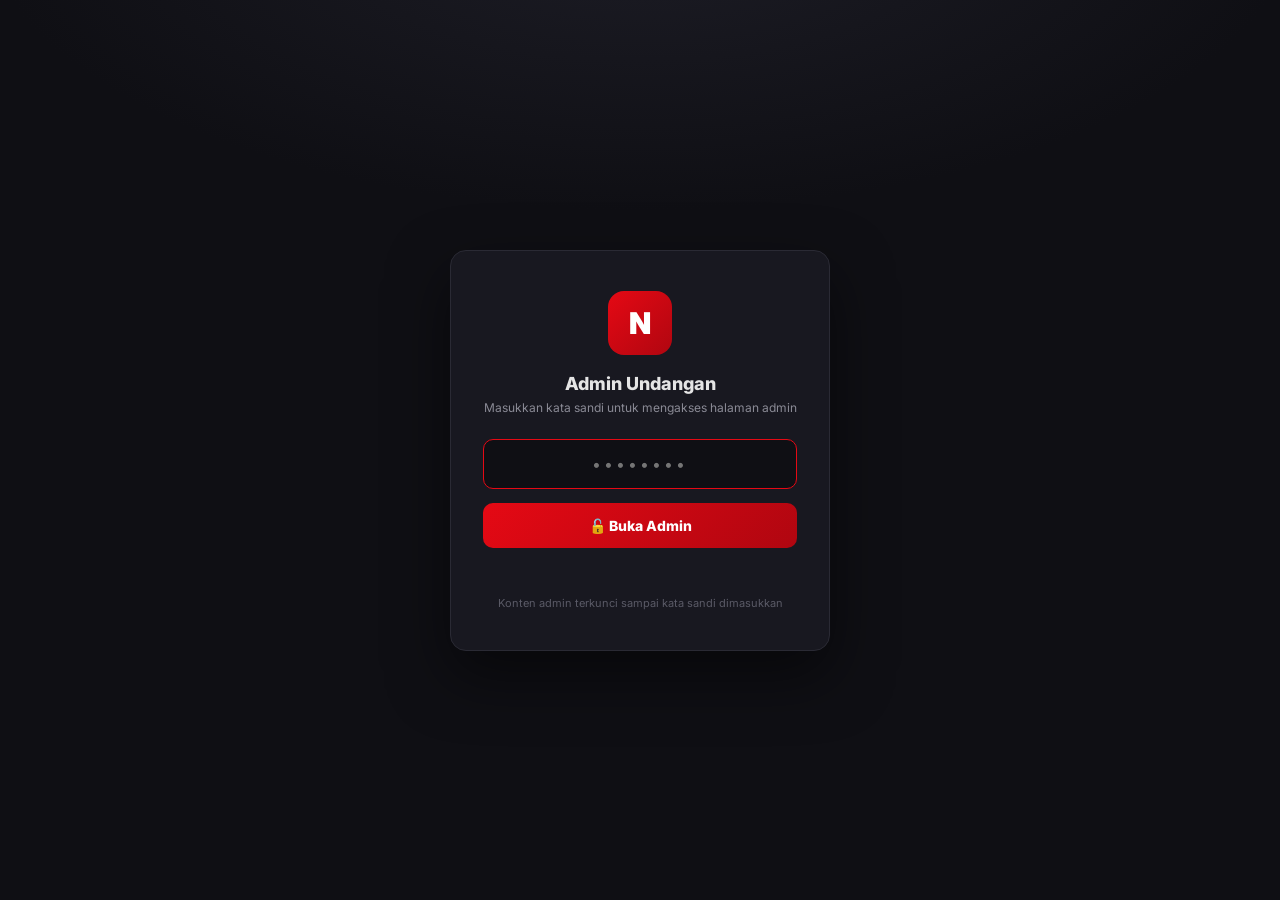
<file: just4me.html>
<!DOCTYPE html>
<html lang="id">
<head>
  <meta charset="utf-8">
  <meta name="viewport" content="width=device-width, initial-scale=1">
  <title>Admin — Undangan Naufal & Shilvia</title>
  <link rel="preconnect" href="https://fonts.googleapis.com">
  <link rel="preconnect" href="https://fonts.gstatic.com" crossorigin>
  <link href="https://fonts.googleapis.com/css2?family=Inter:wght@300;400;500;600;700;800;900&display=swap" rel="stylesheet">
  <style>
    * { margin: 0; padding: 0; box-sizing: border-box; }
    body {
      font-family: 'Inter', sans-serif;
      background: #0f0f14;
      color: #e5e5e5;
      min-height: 100vh;
    }
    .admin-header {
      background: linear-gradient(135deg, #141419, #1c1c24);
      border-bottom: 1px solid #2a2a34;
      padding: 24px 32px;
      display: flex;
      align-items: center;
      justify-content: space-between;
      flex-wrap: wrap;
      gap: 12px;
    }
    .admin-header h1 {
      font-size: 20px;
      font-weight: 800;
      display: flex;
      align-items: center;
      gap: 12px;
    }
    .admin-header h1 .logo-dot {
      width: 34px; height: 34px;
      border-radius: 8px;
      background: linear-gradient(135deg, #E50914, #b00610);
      display: inline-flex; align-items: center; justify-content: center;
      font-size: 16px; font-weight: 900; color: #fff;
    }
    .admin-header .links a {
      color: #a3a3ad;
      text-decoration: none;
      font-size: 13px;
      font-weight: 600;
      margin-left: 20px;
      transition: color .2s;
    }
    .admin-header .links a:hover { color: #E50914; }
    .admin-container { max-width: 1200px; margin: 0 auto; padding: 32px; }
    .admin-stats {
      display: grid;
      grid-template-columns: repeat(auto-fit, minmax(180px, 1fr));
      gap: 16px;
      margin-bottom: 32px;
    }
    .stat-card {
      background: #181820;
      border: 1px solid #262630;
      border-radius: 14px;
      padding: 20px;
    }
    .stat-card .stat-value { font-size: 28px; font-weight: 800; color: #fff; }
    .stat-card .stat-label { font-size: 12px; color: #8a8a95; margin-top: 4px; font-weight: 600; letter-spacing: .5px; text-transform: uppercase; }
    .admin-section {
      background: #181820;
      border: 1px solid #262630;
      border-radius: 14px;
      padding: 24px;
      margin-bottom: 32px;
    }
    .admin-section h2 {
      font-size: 16px;
      font-weight: 700;
      margin-bottom: 20px;
      display: flex;
      align-items: center;
      gap: 10px;
    }
    .admin-section h2 .section-icon {
      color: #E50914;
      display: inline-flex;
    }
    .guest-row {
      display: flex;
      align-items: center;
      justify-content: space-between;
      gap: 16px;
      padding: 14px 16px;
      border: 1px solid #262630;
      border-radius: 10px;
      margin-bottom: 10px;
      flex-wrap: wrap;
      transition: border-color .2s;
    }
    .guest-row:hover { border-color: #3a3a46; }
    .guest-info { display: flex; align-items: center; gap: 12px; }
    .guest-avatar {
      width: 40px; height: 40px;
      border-radius: 50%;
      background: linear-gradient(135deg, #E50914, #b00610);
      display: flex; align-items: center; justify-content: center;
      font-weight: 800; color: #fff; font-size: 15px;
    }
    .guest-name { font-weight: 600; font-size: 14px; }
    .guest-slug { font-size: 12px; color: #8a8a95; margin-top: 2px; }
    .guest-actions { display: flex; gap: 8px; flex-wrap: wrap; }
    .filter-tabs { display: flex; gap: 8px; flex-wrap: wrap; margin-bottom: 16px; }
    .filter-tab {
      font-family: inherit;
      background: #0f0f14;
      border: 1px solid #33333e;
      color: #a3a3ad;
      border-radius: 999px;
      padding: 8px 16px;
      font-size: 12px;
      font-weight: 700;
      cursor: pointer;
      transition: all .2s;
    }
    .filter-tab:hover { border-color: #E50914; color: #fff; }
    .filter-tab.active { background: #E50914; border-color: #E50914; color: #fff; }
    .guest-group { margin-bottom: 20px; }
    .guest-group-header {
      display: flex; align-items: center; justify-content: space-between;
      font-size: 13px; font-weight: 800; color: #e5e5e5;
      padding: 10px 14px; margin-bottom: 10px;
      background: #12121a; border: 1px solid #262630; border-radius: 10px;
    }
    .guest-group-header .group-count { font-weight: 600; color: #8a8a95; font-size: 12px; }
    .guest-code {
      display: inline-flex; align-items: center;
      background: rgba(229, 9, 20, .15);
      color: #ff6b74;
      border: 1px solid rgba(229, 9, 20, .35);
      border-radius: 6px;
      font-size: 10px; font-weight: 800;
      letter-spacing: .06em;
      padding: 2px 8px;
      margin-left: 8px;
      vertical-align: middle;
    }
    .guest-code-nm {
      background: rgba(37, 211, 102, .12);
      color: #4ade80;
      border-color: rgba(37, 211, 102, .35);
    }
    .guest-code-ot {
      background: rgba(251, 191, 36, .12);
      color: #fbbf24;
      border-color: rgba(251, 191, 36, .35);
    }
    .btn {
      font-family: inherit;
      font-size: 12px;
      font-weight: 700;
      padding: 9px 16px;
      border-radius: 8px;
      border: none;
      cursor: pointer;
      text-decoration: none;
      display: inline-flex;
      align-items: center;
      gap: 7px;
      transition: filter .2s, transform .1s;
      color: #fff;
    }
    .btn:hover { filter: brightness(1.2); }
    .btn:active { transform: scale(.97); }
    .btn-primary { background: #25d366; }
    .btn-outline { background: transparent; border: 1px solid #3a3a46; color: #ddd; }
    .btn-wa {
      background: linear-gradient(135deg, #25d366, #128c7e);
    }
    .btn-copy { background: #33333e; }
    .select-template, .input-link {
      font-family: inherit;
      background: #0f0f14;
      border: 1px solid #33333e;
      color: #e5e5e5;
      border-radius: 8px;
      padding: 9px 14px;
      font-size: 13px;
      outline: none;
    }
    .select-template:focus, .input-link:focus { border-color: #E50914; }
    .template-block {
      background: #0f0f14;
      border: 1px solid #262630;
      border-radius: 10px;
      padding: 16px;
      margin-bottom: 12px;
    }
    .template-block-header {
      display: flex;
      align-items: center;
      justify-content: space-between;
      margin-bottom: 10px;
      gap: 12px;
      flex-wrap: wrap;
    }
    .template-name { font-weight: 700; font-size: 14px; }
    .template-msg {
      white-space: pre-wrap;
      font-size: 13px;
      line-height: 1.7;
      color: #b9b9c2;
      background: #121219;
      border-radius: 8px;
      padding: 14px;
      margin-bottom: 12px;
      max-height: 200px;
      overflow-y: auto;
    }
    .template-actions { display: flex; gap: 8px; flex-wrap: wrap; }
    .template-type-badge {
      display: inline-flex;
      align-items: center;
      background: rgba(229, 9, 20, .15);
      color: #ff6b74;
      border: 1px solid rgba(229, 9, 20, .35);
      border-radius: 6px;
      font-size: 10px;
      font-weight: 800;
      letter-spacing: .04em;
      padding: 2px 8px;
      margin-left: 8px;
      vertical-align: middle;
      text-transform: uppercase;
    }
    .template-type-badge.is-nm {
      background: rgba(37, 211, 102, .12);
      color: #4ade80;
      border-color: rgba(37, 211, 102, .35);
    }
    .empty { color: #8a8a95; text-align: center; padding: 32px 0; font-size: 14px; }
    .toast {
      position: fixed; bottom: 24px; left: 50%;
      transform: translateX(-50%) translateY(80px);
      background: #1c1c24; border: 1px solid #2a2a34;
      color: #fff; padding: 12px 20px; border-radius: 10px;
      font-size: 13px; font-weight: 600;
      transition: transform .3s; z-index: 999;
      box-shadow: 0 8px 30px rgba(0,0,0,.4);
    }
    .toast.show { transform: translateX(-50%) translateY(0); }
    .search-box {
      width: 100%;
      background: #0f0f14;
      border: 1px solid #33333e;
      color: #e5e5e5;
      border-radius: 10px;
      padding: 12px 16px;
      font-size: 14px;
      font-family: inherit;
      outline: none;
      margin-bottom: 16px;
    }
    .search-box:focus { border-color: #E50914; }
    /* Lockscreen */
    .lockscreen {
      position: fixed;
      top: 0; left: 0; right: 0; bottom: 0;
      z-index: 1000;
      background: radial-gradient(1100px 500px at 50% -10%, #1d1d26, #0f0f14 60%);
      display: flex;
      align-items: center;
      justify-content: center;
      padding: 24px;
    }
    .lockscreen.hidden { display: none; }
    .lock-card {
      width: 100%;
      max-width: 380px;
      background: #181820;
      border: 1px solid #2a2a34;
      border-radius: 16px;
      padding: 40px 32px;
      text-align: center;
      box-shadow: 0 24px 60px rgba(0, 0, 0, .5);
    }
    .lock-logo {
      width: 64px; height: 64px;
      margin: 0 auto 18px;
      border-radius: 16px;
      background: linear-gradient(135deg, #E50914, #b00610);
      display: flex; align-items: center; justify-content: center;
      font-size: 30px; font-weight: 900; color: #fff;
    }
    .lock-title { font-size: 18px; font-weight: 800; margin-bottom: 6px; }
    .lock-sub { font-size: 12px; color: #8a8a95; margin-bottom: 24px; }
    .lock-input {
      width: 100%;
      font-family: inherit;
      text-align: center;
      letter-spacing: 3px;
      background: #0f0f14;
      border: 1px solid #33333e;
      color: #e5e5e5;
      border-radius: 10px;
      padding: 14px;
      font-size: 16px;
      outline: none;
      margin-bottom: 14px;
      transition: border-color .2s;
    }
    .lock-input:focus { border-color: #E50914; }
    .lock-input.error { border-color: #E50914; animation: lock-shake .3s; }
    @keyframes lock-shake {
      0%, 100% { transform: translateX(0); }
      25% { transform: translateX(-6px); }
      75% { transform: translateX(6px); }
    }
    .lock-btn {
      width: 100%;
      font-family: inherit;
      font-size: 14px;
      font-weight: 800;
      padding: 14px;
      border-radius: 10px;
      border: none;
      cursor: pointer;
      background: linear-gradient(135deg, #E50914, #b00610);
      color: #fff;
      transition: filter .2s, transform .1s;
    }
    .lock-btn:hover { filter: brightness(1.15); }
    .lock-btn:active { transform: scale(.98); }
    .lock-error {
      min-height: 18px;
      font-size: 12px;
      font-weight: 600;
      color: #ff6b74;
      margin-top: 12px;
    }
    .lock-hint { margin-top: 18px; font-size: 11px; color: #5a5a66; }
    body.admin-locked .admin-header,
    body.admin-locked .admin-container,
    body.admin-locked .toast { display: none; }
    .guest-row-preview { display: none; }
    @media (max-width: 640px) {
      .admin-container { padding: 16px; }
      .admin-header { padding: 18px 16px; }
    }
  </style>
</head>
<body class="admin-locked">

  <!-- Lockscreen Admin -->
  <div class="lockscreen" id="lockscreen">
    <div class="lock-card">
      <div class="lock-logo">N</div>
      <div class="lock-title">Admin Undangan</div>
      <div class="lock-sub">Masukkan kata sandi untuk mengakses halaman admin</div>
      <form id="lock-form" autocomplete="off">
        <input class="lock-input" type="password" id="lock-password" placeholder="••••••••" aria-label="Kata sandi">
        <button class="lock-btn" type="submit">🔓 Buka Admin</button>
        <div class="lock-error" id="lock-error"></div>
      </form>
      <div class="lock-hint">Konten admin terkunci sampai kata sandi dimasukkan</div>
    </div>
  </div>

  <header class="admin-header">
    <h1><span class="logo-dot">N</span> Admin Undangan — Naufal & Shilvia</h1>
    <div class="links">
      <a href="index.html" target="_blank">Buka Undangan</a>
      <a href="data/guests.json" target="_blank">guests.json</a>
      <a href="data/templates.json" target="_blank">templates.json</a>
      <a href="#" id="btn-lock" title="Kunci halaman admin">🔒 Kunci</a>
    </div>
  </header>

  <main class="admin-container">

    <!-- Stats -->
    <div class="admin-stats">
      <div class="stat-card">
        <div class="stat-value" id="stat-tamu">0</div>
        <div class="stat-label">Total Tamu</div>
      </div>
      <div class="stat-card">
        <div class="stat-value" id="stat-template">0</div>
        <div class="stat-label">Template WhatsApp</div>
      </div>
      <div class="stat-card">
        <div class="stat-value" id="stat-akad">0</div>
        <div class="stat-label">Tamu Akad Nikah (Putri)</div>
      </div>
      <div class="stat-card">
        <div class="stat-value" id="stat-nm">0</div>
        <div class="stat-label">Tamu Ngunduh Mantu (Pria)</div>
      </div>
      <div class="stat-card">
        <div class="stat-value" id="stat-ot">0</div>
        <div class="stat-label">Tamu OT (Orang Tua)</div>
      </div>
    </div>

    <!-- Daftar Tamu -->
    <section class="admin-section">
      <h2>
        <span class="section-icon">
          <svg xmlns="http://www.w3.org/2000/svg" width="18" height="18" viewBox="0 0 24 24" fill="none" stroke="currentColor" stroke-width="2" stroke-linecap="round" stroke-linejoin="round"><path d="M16 21v-2a4 4 0 0 0-4-4H6a4 4 0 0 0-4 4v2"/><circle cx="9" cy="7" r="4"/><path d="M22 21v-2a4 4 0 0 0-3-3.87"/><path d="M16 3.13a4 4 0 0 1 0 7.75"/></svg>
        </span>
        Daftar Tamu
        <span style="font-weight:500; color:#8a8a95; font-size:12px; margin-left:auto;">Pilih template lalu kirim via WhatsApp</span>
      </h2>

      <input class="search-box" type="text" id="search-input" placeholder="Cari nama tamu...">

      <div style="display:flex; gap:10px; align-items:center; flex-wrap:wrap; margin-bottom:16px;">
        <select class="select-template" id="template-select" style="flex:1; min-width:200px;"></select>
        <button class="btn btn-outline" id="btn-ubah-template" title="Ubah template yang dipilih untuk dikirim">✏️ Ubah Template</button>
      </div>

      <div class="filter-tabs" id="filter-tabs">
        <button class="filter-tab active" type="button" data-filter="all">Semua</button>
        <button class="filter-tab" type="button" data-filter="akad">Akad Nikah (Putri)</button>
        <button class="filter-tab" type="button" data-filter="nm">Ngunduh Mantu (Pria)</button>
        <button class="filter-tab" type="button" data-filter="ot">OT (Orang Tua)</button>
      </div>

      <div id="guest-list"></div>
    </section>

    <!-- Template WhatsApp -->
    <section class="admin-section">
      <h2>
        <span class="section-icon">
          <svg xmlns="http://www.w3.org/2000/svg" width="18" height="18" viewBox="0 0 24 24" fill="none" stroke="currentColor" stroke-width="2" stroke-linecap="round" stroke-linejoin="round"><path d="M21 15a2 2 0 0 1-2 2H7l-4 4V5a2 2 0 0 1 2-2h14a2 2 0 0 1 2 2z"/></svg>
        </span>
        Template Pesan WhatsApp
      </h2>
      <div id="template-list"></div>
    </section>

  </main>

  <div class="toast" id="toast"></div>

  <script>
    (function () {
      'use strict';

      var BASE_URL = 'https://navia.my.id/';
      var OT_BASE_URL = 'https://navia.my.id/ot/';
      var guests = [];
      var templates = [];
      var selectedTemplateId = null;
      var currentFilter = 'all';
      var toastTimeout = null;

      var guestListEl = document.getElementById('guest-list');
      var templateListEl = document.getElementById('template-list');
      var templateSelect = document.getElementById('template-select');
      var searchInput = document.getElementById('search-input');
      var statTamu = document.getElementById('stat-tamu');
      var statTemplate = document.getElementById('stat-template');
      var statAkad = document.getElementById('stat-akad');
      var statNm = document.getElementById('stat-nm');
      var statOt = document.getElementById('stat-ot');
      var filterTabs = document.getElementById('filter-tabs');

      var ADMIN_PASSWORD = 'navia2026'; // ⚠️ Ganti dengan kata sandi Anda
      var LOCK_KEY = 'admin_unlocked';

      var lockscreen = document.getElementById('lockscreen');
      var lockForm = document.getElementById('lock-form');
      var lockPassword = document.getElementById('lock-password');
      var lockError = document.getElementById('lock-error');
      var btnLock = document.getElementById('btn-lock');

      function showToast(msg) {
        var toast = document.getElementById('toast');
        toast.textContent = msg;
        toast.classList.add('show');
        if (toastTimeout) clearTimeout(toastTimeout);
        toastTimeout = setTimeout(function () { toast.classList.remove('show'); }, 2500);
      }

      function unlockAdmin() {
        document.body.classList.remove('admin-locked');
        lockscreen.classList.add('hidden');
      }

      function initLock() {
        if (sessionStorage.getItem(LOCK_KEY) === '1') {
          unlockAdmin();
        } else {
          lockPassword.focus();
        }
      }

      lockForm.addEventListener('submit', function (e) {
        e.preventDefault();
        if (lockPassword.value === ADMIN_PASSWORD) {
          sessionStorage.setItem(LOCK_KEY, '1');
          lockError.textContent = '';
          lockPassword.classList.remove('error');
          unlockAdmin();
          showToast('Halaman admin dibuka');
        } else {
          lockError.textContent = 'Kata sandi salah, coba lagi';
          lockPassword.value = '';
          lockPassword.classList.add('error');
          lockPassword.focus();
        }
      });

      btnLock.addEventListener('click', function (e) {
        e.preventDefault();
        sessionStorage.removeItem(LOCK_KEY);
        document.body.classList.add('admin-locked');
        lockscreen.classList.remove('hidden');
        lockPassword.value = '';
        lockError.textContent = '';
        lockPassword.classList.remove('error');
        lockPassword.focus();
      });

      function loadData() {
        return Promise.all([
          fetch('data/guests.json').then(function (r) { if (!r.ok) throw new Error('guests.json'); return r.json(); }),
          fetch('data/templates.json').then(function (r) { if (!r.ok) throw new Error('templates.json'); return r.json(); })
        ]).then(function (results) {
          guests = (results[0] && results[0].guests) || [];
          templates = (results[1] && results[1].templates) || [];
          statTamu.textContent = guests.length;
          statTemplate.textContent = templates.length;
          var akadCount = guests.filter(isAkadGuest).length;
          var nmCount = guests.filter(isNmGuest).length;
          var otCount = guests.filter(isOtGuest).length;
          statAkad.textContent = akadCount;
          statNm.textContent = nmCount;
          statOt.textContent = otCount;
          if (templates.length) {
            selectedTemplateId = templates[0].id;
            renderTemplateSelect();
          }
          renderTemplates();
          renderGuests();
        }).catch(function (err) {
          guestListEl.innerHTML = '<div class="empty">Gagal memuat data. Jalankan lewat server (contoh: <code>python -m http.server</code>) dan muat ulang.</div>';
        });
      }

      function getTemplateById(id) {
        for (var i = 0; i < templates.length; i++) {
          if (templates[i].id === id) return templates[i];
        }
        return templates[0] || null;
      }

      function isOtGuest(guest) {
        return !!guest && guest.tp === 'ot';
      }

      function isAkadGuest(guest) {
        return !!guest && guest.tp === 'akad';
      }

      function isNmGuest(guest) {
        return !!guest && guest.tp === 'nm';
      }

      function isAkadTemplate(t) {
        return t && t.type === 'akad';
      }

      function isNmTemplate(t) {
        return t && t.type === 'nm';
      }

      function templatesForFilter() {
        if (currentFilter === 'akad') return templates.filter(isAkadTemplate);
        if (currentFilter === 'nm') return templates.filter(isNmTemplate);
        return templates;
      }

      function guestCode(guest) {
        return (guest && guest.code) || '';
      }

      function guestLink(guest) {
        if (isOtGuest(guest)) return OT_BASE_URL + '?to=' + guest.slug;
        return BASE_URL + '?to=' + guest.slug + (isNmGuest(guest) ? '&tp=nm' : '');
      }

      function renderTemplateSelect() {
        templateSelect.innerHTML = '';
        var filtered = templatesForFilter();
        if (!filtered.length) {
          var optEmpty = document.createElement('option');
          optEmpty.value = '';
          optEmpty.textContent = '— Tidak ada template untuk tipe ini —';
          templateSelect.appendChild(optEmpty);
          return;
        }
        // Jika template terpilih tidak cocok dengan filter, pilih yang pertama dari hasil filter
        var current = getTemplateById(selectedTemplateId);
        var matches = filtered.some(function (t) { return current && t.id === current.id; });
        if (!matches) selectedTemplateId = filtered[0].id;
        filtered.forEach(function (t) {
          var opt = document.createElement('option');
          opt.value = t.id;
          opt.textContent = t.name;
          if (t.id === selectedTemplateId) opt.selected = true;
          templateSelect.appendChild(opt);
        });
      }

      function buildMessage(template, guest) {
        if (!template) return '';
        return (template.message || '')
          .split('{nama}').join(guest.name)
          .split('{slug}').join(guest.slug)
          .split('{link}').join(guestLink(guest))
          .split('{kode}').join(guestCode(guest));
      }

      function waLink(phone, text) {
        var clean = String(phone).replace(/[^0-9]/g, '');
        if (clean.indexOf('0') === 0) clean = '62' + clean.slice(1);
        return 'https://wa.me/' + clean + '?text=' + encodeURIComponent(text);
      }

      function renderGuests() {
        var q = searchInput.value.trim().toLowerCase();
        var filtered = guests.filter(function (g) {
          var matchGroup =
            currentFilter === 'all' ||
            (currentFilter === 'akad' ? isAkadGuest(g) :
              currentFilter === 'nm' ? isNmGuest(g) : isOtGuest(g));
          var matchQ =
            !q ||
            g.name.toLowerCase().indexOf(q) !== -1 ||
            g.slug.toLowerCase().indexOf(q) !== -1;
          return matchGroup && matchQ;
        });

        if (!filtered.length) {
          guestListEl.innerHTML = '<div class="empty">Tidak ada tamu ditemukan.</div>';
          return;
        }

        guestListEl.innerHTML = '';

        var akadList = filtered.filter(isAkadGuest);
        var nmList = filtered.filter(isNmGuest);
        var otList = filtered.filter(isOtGuest);

        if (currentFilter !== 'nm' && currentFilter !== 'ot' && akadList.length) {
          renderGuestGroup('👰 Tamu Akad Nikah — Kediaman Putri', akadList);
        }
        if (currentFilter !== 'akad' && currentFilter !== 'ot' && nmList.length) {
          renderGuestGroup('🤵 Tamu Ngunduh Mantu — Kediaman Pria', nmList);
        }
        if (currentFilter !== 'akad' && currentFilter !== 'nm' && otList.length) {
          renderGuestGroup('🧓 Tamu OT — Orang Tua', otList);
        }
      }

      function renderGuestGroup(title, list) {
        var group = document.createElement('div');
        group.className = 'guest-group';

        var header = document.createElement('div');
        header.className = 'guest-group-header';
        var titleEl = document.createElement('span');
        titleEl.textContent = title;
        var countEl = document.createElement('span');
        countEl.className = 'group-count';
        countEl.textContent = list.length + ' tamu';
        header.appendChild(titleEl);
        header.appendChild(countEl);
        group.appendChild(header);

        list.forEach(function (guest) {
          group.appendChild(renderGuestRow(guest));
        });

        guestListEl.appendChild(group);
      }

      function renderGuestRow(guest) {
        var row = document.createElement('div');
        row.className = 'guest-row';

        var info = document.createElement('div');
        info.className = 'guest-info';
        var avatar = document.createElement('div');
        avatar.className = 'guest-avatar';
        avatar.textContent = guest.name.charAt(0).toUpperCase();
        var nameWrap = document.createElement('div');
        var nameEl = document.createElement('div');
        nameEl.className = 'guest-name';
        nameEl.textContent = guest.name;

        var code = guestCode(guest);
        if (code) {
          var codeEl = document.createElement('span');
          codeEl.className =
            'guest-code' +
            (isOtGuest(guest) ? ' guest-code-ot' : isNmGuest(guest) ? ' guest-code-nm' : '');
          codeEl.textContent = code;
          codeEl.title = isOtGuest(guest)
            ? 'Kode Tamu OT (Orang Tua)'
            : isNmGuest(guest)
            ? 'Kode Tamu Pria (Ngunduh Mantu)'
            : 'Kode Tamu (Akad Nikah)';
          nameEl.appendChild(codeEl);
        }

        var slugEl = document.createElement('div');
        slugEl.className = 'guest-slug';
        slugEl.textContent = guestLink(guest) + '  •  ' + guest.phone;
        nameWrap.appendChild(nameEl);
        nameWrap.appendChild(slugEl);
        info.appendChild(avatar);
        info.appendChild(nameWrap);

        var actions = document.createElement('div');
        actions.className = 'guest-actions';

        var btnWa = document.createElement('a');
        btnWa.className = 'btn btn-wa';
        btnWa.href = waLink(guest.phone, buildMessage(getTemplateById(selectedTemplateId), guest));
        btnWa.target = '_blank';
        btnWa.rel = 'noopener';
        btnWa.innerHTML = '<svg width="14" height="14" viewBox="0 0 24 24" fill="currentColor"><path d="M17.472 14.382c-.297-.149-1.758-.867-2.03-.967-.273-.099-.471-.148-.67.15-.197.297-.767.966-.94 1.164-.173.199-.347.223-.644.075-.297-.15-1.255-.463-2.39-1.475-.883-.788-1.48-1.761-1.653-2.059-.173-.297-.018-.458.13-.606.134-.133.298-.347.446-.52.149-.174.198-.298.298-.497.099-.198.05-.371-.025-.52-.075-.149-.669-1.612-.916-2.207-.242-.579-.487-.5-.669-.51-.173-.008-.371-.01-.57-.01-.198 0-.52.074-.792.372-.272.297-1.04 1.016-1.04 2.479 0 1.462 1.065 2.875 1.213 3.074.149.198 2.096 3.2 5.077 4.487.709.306 1.262.489 1.694.625.712.227 1.36.195 1.871.118.571-.085 1.758-.719 2.006-1.413.248-.694.248-1.289.173-1.413-.074-.124-.272-.198-.57-.347m-5.421 7.403h-.004a9.87 9.87 0 0 1-5.031-1.378l-.361-.214-3.741.982.998-3.648-.235-.374a9.86 9.86 0 0 1-1.51-5.26c.001-5.45 4.436-9.884 9.888-9.884 2.64 0 5.122 1.03 6.988 2.898a9.825 9.825 0 0 1 2.893 6.994c-.003 5.45-4.437 9.884-9.885 9.884m8.413-18.297A11.815 11.815 0 0 0 12.05 0C5.495 0 .16 5.335.157 11.892c0 2.096.547 4.142 1.588 5.945L.057 24l6.305-1.654a11.882 11.882 0 0 0 5.683 1.448h.005c6.554 0 11.89-5.335 11.893-11.893a11.821 11.821 0 0 0-3.48-8.413Z"/></svg> Kirim WA';
        btnWa.addEventListener('click', function () {
          showToast('Membuka WhatsApp untuk ' + guest.name);
        });

        var btnCopyLink = document.createElement('button');
        btnCopyLink.className = 'btn btn-copy';
        btnCopyLink.textContent = '🔗 Salin Link';
        btnCopyLink.addEventListener('click', function () {
          var link = guestLink(guest);
          if (navigator.clipboard) {
            navigator.clipboard.writeText(link).then(function () {
              showToast('Link undangan disalin: ' + link);
            });
          } else {
            var ta = document.createElement('textarea');
            ta.value = link;
            document.body.appendChild(ta);
            ta.select();
            document.execCommand('copy');
            document.body.removeChild(ta);
            showToast('Link undangan disalin');
          }
        });

        var btnSalinTeks = document.createElement('button');
        btnSalinTeks.className = 'btn btn-outline';
        btnSalinTeks.textContent = '📋 Salin Pesan';
        btnSalinTeks.addEventListener('click', function () {
          var text = buildMessage(getTemplateById(selectedTemplateId), guest);
          if (navigator.clipboard) {
            navigator.clipboard.writeText(text).then(function () {
              showToast('Pesan disalin ke clipboard');
            });
          } else {
            var ta = document.createElement('textarea');
            ta.value = text;
            document.body.appendChild(ta);
            ta.select();
            document.execCommand('copy');
            document.body.removeChild(ta);
            showToast('Pesan disalin ke clipboard');
          }
        });

        actions.appendChild(btnWa);
        actions.appendChild(btnSalinTeks);
        actions.appendChild(btnCopyLink);
        row.appendChild(info);
        row.appendChild(actions);
        return row;
      }

      function renderTemplates() {
        templateListEl.innerHTML = '';
        var filtered = templatesForFilter();
        if (!filtered.length) {
          templateListEl.innerHTML = '<div class="empty">Belum ada template untuk tipe ini.</div>';
          return;
        }
        if (!templates.length) {
          templateListEl.innerHTML = '<div class="empty">Belum ada template.</div>';
          return;
        }
        filtered.forEach(function (t) {
          var block = document.createElement('div');
          block.className = 'template-block';

          var header = document.createElement('div');
          header.className = 'template-block-header';
          var nameEl = document.createElement('div');
          nameEl.className = 'template-name';

          var typeBadge = document.createElement('span');
          typeBadge.className = 'template-type-badge' + (isNmTemplate(t) ? ' is-nm' : '');
          typeBadge.textContent = isNmTemplate(t) ? 'Ngunduh Mantu' : 'Akad Nikah';
          nameEl.appendChild(document.createTextNode(t.name));
          nameEl.appendChild(typeBadge);
          header.appendChild(nameEl);

          var msgEl = document.createElement('div');
          msgEl.className = 'template-msg';
          msgEl.textContent = t.message || '';

          var actions = document.createElement('div');
          actions.className = 'template-actions';

          var btnGunakan = document.createElement('button');
          btnGunakan.className = 'btn btn-primary';
          btnGunakan.innerHTML = '✓ Gunakan';
          btnGunakan.addEventListener('click', function () {
            selectedTemplateId = t.id;
            renderTemplateSelect();
            renderGuests();
            showToast('Template "' + t.name + '" dipilih');
          });

          var btnSalin = document.createElement('button');
          btnSalin.className = 'btn btn-outline';
          btnSalin.textContent = '📋 Salin';
          btnSalin.addEventListener('click', function () {
            if (navigator.clipboard) {
              navigator.clipboard.writeText(t.message || '').then(function () {
                showToast('Template disalin');
              });
            }
          });

          actions.appendChild(btnGunakan);
          actions.appendChild(btnSalin);
          block.appendChild(header);
          block.appendChild(msgEl);
          block.appendChild(actions);
          templateListEl.appendChild(block);
        });
      }

      filterTabs.addEventListener('click', function (e) {
        var btn = e.target.closest('.filter-tab');
        if (!btn) return;
        currentFilter = btn.getAttribute('data-filter');
        var tabs = filterTabs.querySelectorAll('.filter-tab');
        for (var i = 0; i < tabs.length; i++) {
          tabs[i].classList.toggle('active', tabs[i] === btn);
        }
        renderTemplateSelect();
        renderTemplates();
        renderGuests();
      });

      templateSelect.addEventListener('change', function () {
        selectedTemplateId = parseInt(templateSelect.value, 10);
        renderGuests();
      });

      searchInput.addEventListener('input', renderGuests);

      document.getElementById('btn-ubah-template').addEventListener('click', function () {
        var target = document.getElementById('template-list');
        if (target) target.scrollIntoView({ behavior: 'smooth' });
      });

      loadData();
      initLock();
    })();
  </script>
</body>
</html>
</file>
